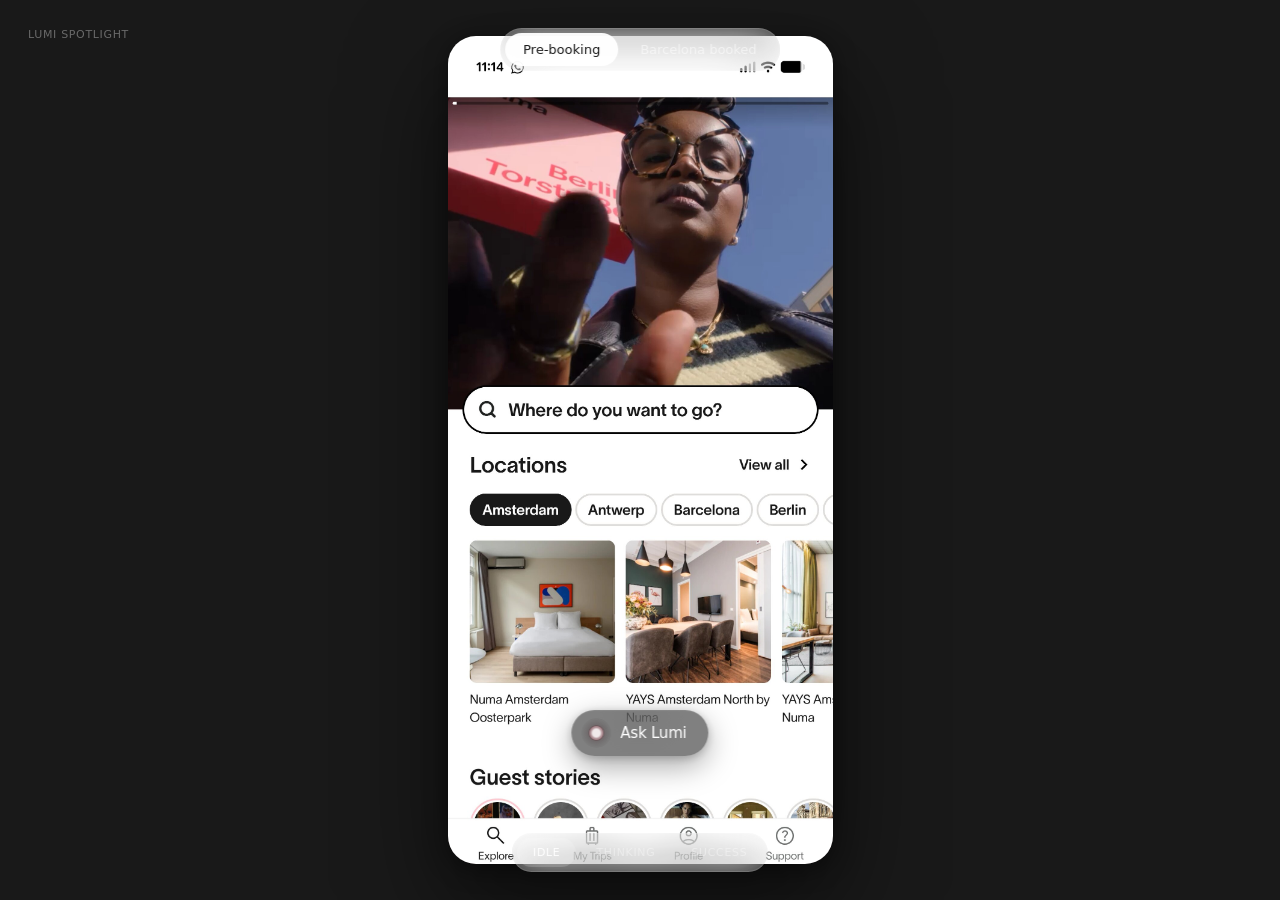
<file: index.html>
<!doctype html>
<html lang="en">
<head>
<meta charset="UTF-8" />
<meta name="viewport" content="width=device-width, initial-scale=1.0" />
<title>Lumi Spotlight</title>
<link href="https://fonts.googleapis.com/css2?family=Material+Symbols+Outlined:opsz,wght,FILL,GRAD@20..48,100..700,0..1,-50..200" rel="stylesheet">
<style>
  /* ==========================================================================
     SHARED / OUTER SHELL ONLY
     ==========================================================================
     Everything in this block is page chrome, not experience content: the
     base reset, the corner tag, and the top pill switcher that decides
     which of the two scenario implementations below is visible. Nothing
     here is scenario-specific styling — each scenario's own CSS lives in
     its own clearly bounded block further down (PRE BOOKING / BARCELONA
     BOOKED), fully duplicated rather than shared, so editing one
     scenario's visual language can never reach the other's.
     ========================================================================== */
  * { box-sizing: border-box; }

  html, body {
    margin: 0;
    padding: 0;
    height: 100%;
    background: #191919;
    font-family: "lausanne", "Inter", ui-sans-serif, system-ui, -apple-system, sans-serif;
    overflow: hidden;
  }

  .stage {
    position: relative;
    width: 100vw;
    height: 100vh;
    display: flex;
    align-items: center;
    justify-content: center;
  }

  .corner-tag {
    position: fixed;
    top: 28px;
    left: 28px;
    font-size: 11px;
    font-weight: 400;
    letter-spacing: 0.06em;
    text-transform: uppercase;
    color: rgba(255,255,255,0.35);
    z-index: 100;
  }

  .exploration-switcher {
    position: fixed;
    top: 28px;
    left: 50%;
    transform: translateX(-50%);
    display: flex;
    gap: 4px;
    background: rgba(255,255,255,0.08);
    border: 1px solid rgba(255,255,255,0.12);
    backdrop-filter: blur(20px);
    -webkit-backdrop-filter: blur(20px);
    border-radius: 100px;
    padding: 4px;
    z-index: 100;
  }

  .exploration-switcher button {
    appearance: none;
    border: none;
    background: transparent;
    color: rgba(255,255,255,0.55);
    font-family: inherit;
    font-size: 13px;
    font-weight: 400;
    padding: 9px 18px;
    border-radius: 100px;
    cursor: pointer;
    transition: color 0.25s ease, background 0.25s ease;
    white-space: nowrap;
  }

  .exploration-switcher button:hover { color: rgba(255,255,255,0.85); }

  .exploration-switcher button.active {
    background: rgba(255,255,255,0.95);
    color: #191919;
  }

  /* Exactly one scenario wrapper is shown at a time — toggled by the
     switcher above. Each wrapper below owns a full, independent copy of
     the state-switcher dev control too, so that control's own state is
     never shared between scenarios either. */
  .scenario-wrap { display: none; }
  .scenario-wrap.active { display: block; }

  /* ==========================================================================
     PRE BOOKING — FROZEN REFERENCE. DO NOT MODIFY.
     ==========================================================================
     This block (CSS) and its matching #framePre markup + JS IIFE further
     down are the finished, protected Pre Booking experience. Every rule
     below is scoped under #framePre so it can never affect the Barcelona
     Booked block, even though both blocks currently use many of the same
     class names — they are two textually separate rule sets, not one
     shared set of classes, so editing one can never leak into the other.
     ========================================================================== */
  #framePre {
    --numa-pink: #ffc9d2;
    --numa-black: #191919;
    --white: #ffffff;
    --font-family: "lausanne", "Inter", ui-sans-serif, system-ui, -apple-system, sans-serif;

    /* Lumi Air dark environment — an intentional spatial ground, not
       generic dark-mode grey. Elevation is built from lightness steps off
       Numa Black itself, the same principle as the DS's dark-mode tokens. */
    --air-bg: #191919;
    --air-surface-1: #212121;   /* one step up — chat bubbles, input */
    --air-surface-2: #272727;   /* two steps up — quick action chips */
    --air-line: rgba(255,255,255,0.08);
    --air-line-strong: rgba(255,255,255,0.14);
    --air-text: rgba(255,255,255,0.94);
    --air-text-60: rgba(255,255,255,0.6);
    --air-text-40: rgba(255,255,255,0.4);

    position: relative;
    width: 385px;
    height: 860px;
    max-height: 92vh;
    aspect-ratio: 1280 / 2856;
    border-radius: 28px;
    overflow: hidden;
    box-shadow:
      0 40px 100px rgba(0,0,0,0.55),
      0 4px 24px rgba(0,0,0,0.4);
    background: var(--air-bg);
    font-family: var(--font-family);
  }

  /* ===================== PRESENCE CANVAS ===================== */
  /* The object lives on its own full-frame WebGL canvas throughout — it
     never disappears between "environment" and "assistant" states, it only
     changes size/position/energy. This is what makes the opening sequence
     read as the same living thing relocating, not a swap between a hero
     graphic and an unrelated chat icon. It sits BELOW the home photo at
     entry (z-index 1, home screen at z-index 10) and is only uncovered once
     the photo dissolves away — same layering idea as the Glass Cube. */

  #framePre canvas#glPre {
    position: absolute;
    inset: 0;
    width: 100%;
    height: 100%;
    display: block;
    z-index: 1;
  }

  /* ===================== HOME SCREEN (entry point) ===================== */
  /* Same entry point as every other Lumi exploration: a real property photo
     fills the frame, with a floating "Ask Lumi" pill near the bottom. The
     only Air-specific difference is the pill's icon — a tiny live render of
     the same presence object, not the glass cube — and a dark glass
     treatment on the pill so it sits naturally on a photo. */

  #framePre .home-screen {
    position: absolute;
    inset: 0;
    z-index: 10;
    background: var(--numa-black);
    transition: filter 0.5s cubic-bezier(0.45, 0, 0.2, 1), opacity 0.4s ease;
    filter: blur(0px) brightness(1);
  }

  #framePre .home-screen img {
    position: absolute;
    inset: 0;
    width: 100%;
    height: 100%;
    object-fit: cover;
    object-position: top center;
    display: block;
  }

  #framePre .ask-lumi-btn {
    position: absolute;
    left: 50%;
    bottom: 13%;
    transform: translateX(-50%);
    display: flex;
    align-items: center;
    gap: 9px;
    padding: 8px 22px 8px 10px;
    height: 46px;
    border-radius: 100px;
    border: none;
    background: rgba(25,25,25,0.55);
    backdrop-filter: blur(20px);
    -webkit-backdrop-filter: blur(20px);
    box-shadow:
      0 1px 1px rgba(255,255,255,0.08) inset,
      0 10px 30px rgba(0,0,0,0.35),
      0 2px 8px rgba(0,0,0,0.2);
    cursor: pointer;
    font-family: var(--font-family);
  }

  #framePre .ask-lumi-icon {
    width: 30px;
    height: 30px;
    border-radius: 50%;
    flex-shrink: 0;
    display: block;
  }

  #framePre .ask-lumi-btn span {
    font-size: 15px;
    font-weight: 500;
    color: var(--white);
    letter-spacing: -0.2px;
    white-space: nowrap;
  }

  #framePre .home-scrim {
    position: absolute;
    inset: 0;
    z-index: 11;
    background: var(--numa-black);
    opacity: 0;
    pointer-events: none;
    transition: opacity 0.6s ease;
  }

  /* phase 1 (0–300ms): scrim gradually appears, blur begins subtly */
  #framePre[data-transition="darken"] .home-screen {
    filter: blur(4px) brightness(0.98);
    transition: filter 0.3s ease-in;
  }
  #framePre[data-transition="darken"] .home-scrim {
    opacity: 0.35;
    transition: opacity 0.3s ease-in;
  }

  /* phase 2 (300–800ms): blur progressively deepens to maximum */
  #framePre[data-transition="blur-peak"] .home-screen {
    filter: blur(40px) brightness(0.9);
    transition: filter 0.5s cubic-bezier(0.45, 0, 0.55, 1);
  }
  #framePre[data-transition="blur-peak"] .home-scrim {
    opacity: 0.55;
    transition: opacity 0.5s ease;
  }

  /* phase 3 (800–1000ms): brief hold at maximum blur */
  #framePre[data-transition="hold"] .home-screen {
    filter: blur(40px) brightness(0.9);
    transition: none;
  }
  #framePre[data-transition="hold"] .home-scrim {
    opacity: 0.55;
    transition: none;
  }

  /* phase 4 (1000–1400ms): the dark presence environment + chat gradually
     resolve in as the blurred, darkened home photo dissolves away */
  #framePre[data-stage="chat"] .home-screen {
    opacity: 0;
    pointer-events: none;
    transition: opacity 0.4s ease-out, filter 0.4s ease-out;
  }
  #framePre[data-stage="chat"] .home-scrim {
    opacity: 0;
    transition: opacity 0.4s ease-out;
  }
  #framePre[data-stage="chat"][data-transition="hold"] .home-screen {
    opacity: 1;
    filter: blur(40px) brightness(0.9);
    transition: none;
  }
  #framePre[data-stage="chat"][data-transition="hold"] .home-scrim {
    opacity: 0.55;
    transition: none;
  }

  /* ===================== TOP BAR ===================== */

  #framePre .air-topbar {
    position: absolute;
    top: 0;
    left: 0;
    right: 0;
    z-index: 5;
    display: flex;
    align-items: center;
    justify-content: flex-end;
    padding: 30px 20px 0 54px; /* left padding clears the docked light badge */
    opacity: 0;
    transform: translateY(-6px);
    transition: opacity 0.5s ease, transform 0.5s cubic-bezier(0.22,1,0.36,1);
    pointer-events: none;
  }

  #framePre[data-stage="chat"] .air-topbar {
    opacity: 1;
    transform: translateY(0);
    pointer-events: auto;
  }

  #framePre .air-close {
    width: 30px;
    height: 30px;
    border-radius: 50%;
    border: none;
    background: rgba(255,255,255,0.06);
    display: flex;
    align-items: center;
    justify-content: center;
    cursor: pointer;
    color: var(--air-text-60);
  }

  #framePre .air-close .material-symbols-outlined { font-size: 17px; }

  /* ===================== CHAT LAYER ===================== */

  #framePre .chat-layer {
    position: absolute;
    inset: 0;
    z-index: 3;
    display: flex;
    flex-direction: column;
    padding-top: 78px; /* clears the topbar + relocated object */
    opacity: 0;
    pointer-events: none;
    transition: opacity 0.5s ease 0.15s;
  }

  #framePre[data-stage="chat"] .chat-layer {
    opacity: 1;
    pointer-events: auto;
  }

  /* ---- welcome (greeting + quick actions) ---- */

  #framePre .welcome-screen {
    flex: 1;
    display: flex;
    flex-direction: column;
    justify-content: flex-end;
    gap: 22px;
    padding: 20px 22px 14px;
  }

  #framePre .welcome-greeting {
    display: flex;
    flex-direction: column;
    font-size: 24px;
    font-weight: 600;
    line-height: 1.25;
    letter-spacing: -0.3px;
    color: var(--air-text);
  }

  #framePre .welcome-greeting-line {
    display: block;
  }

  /* only one greeting shows at a time, matched to the active scenario pill */
  #framePre #barcelonaGreetingPre { display: none; }
  #framePre[data-mode="barcelona"] #prebookingGreetingPre { display: none; }
  #framePre[data-mode="barcelona"] #barcelonaGreetingPre { display: flex; }

  /* only one quick-action set shows at a time, matched to the active
     scenario pill — Barcelona booked's is untouched (2-column grid) */
  #framePre #barcelonaActionsPre { display: none; }
  #framePre[data-mode="barcelona"] #prebookingActionsPre { display: none; }
  #framePre[data-mode="barcelona"] #barcelonaActionsPre { display: grid; }

  #framePre .welcome-actions {
    display: grid;
    grid-template-columns: 1fr 1fr;
    gap: 8px;
  }

  /* Pre-booking's quick actions stack one per line instead of the 2-column
     grid — same button styling/spacing/icons/interaction, just a single
     column layout for these three longer, sentence-style prompts. Comes
     after the base .welcome-actions rule so it wins on specificity tie. */
  #framePre .welcome-actions--stacked {
    grid-template-columns: 1fr;
  }

  #framePre .welcome-action {
    appearance: none;
    border: 1px solid var(--air-line);
    background: var(--air-surface-2);
    text-align: left;
    display: flex;
    align-items: center;
    gap: 8px;
    padding: 13px 15px;
    border-radius: 16px;
    font-family: var(--font-family);
    font-size: 13.5px;
    font-weight: 500;
    color: var(--air-text);
    letter-spacing: -0.2px;
    cursor: pointer;
    transition: background 0.2s ease, border-color 0.2s ease;
  }

  #framePre .welcome-action:hover {
    background: #2e2e2e;
    border-color: var(--air-line-strong);
  }

  #framePre .welcome-action .material-symbols-outlined {
    font-size: 19px;
    color: var(--air-text-60);
    flex-shrink: 0;
  }

  #framePre .welcome-greeting-line,
  #framePre .welcome-actions {
    opacity: 0;
    transform: translateY(4px);
  }

  #framePre .welcome-greeting-line.visible,
  #framePre .welcome-actions.visible {
    animation: airInPre 0.55s cubic-bezier(0.25,0.1,0.25,1) forwards;
  }

  @keyframes airInPre { to { opacity: 1; transform: translateY(0); } }

  /* view swap — exactly one of these is visible at a time:
       welcome       -> greeting + quick actions (original)
       conversation  -> the existing "Ask anything" AC-repair thread (original)
       stay-convo    -> the "Where should I stay?" thread — the curated
                        Barcelona picks arrive as Lumi messages INSIDE this
                        same scrolling thread, never a separate screen
     Default: everything but the active view's own content is hidden, then
     each view below opts itself back in. */
  #framePre #chatBodyPre, #framePre #stayChatBodyPre, #framePre #welcomeScreenPre { display: none; }
  #framePre .chat-layer[data-view="welcome"] #welcomeScreenPre { display: flex; }
  #framePre .chat-layer[data-view="conversation"] #chatBodyPre { display: flex; }
  #framePre .chat-layer[data-view="stay-convo"] #stayChatBodyPre { display: flex; }

  /* ---- conversation ---- */

  #framePre .chat-body {
    flex: 1;
    display: flex;
    flex-direction: column;
    justify-content: flex-end;
    gap: 10px;
    padding: 20px 20px 14px;
    overflow: hidden;
  }

  #framePre .msg {
    max-width: 82%;
    padding: 13px 17px;
    border-radius: 20px;
    font-size: 15px;
    font-weight: 300;
    line-height: 1.45;
    letter-spacing: -0.2px;
    opacity: 0;
    transform: translateY(10px);
  }

  #framePre .msg.visible { animation: msgInPre 0.5s cubic-bezier(0.22,1,0.36,1) forwards; }

  @keyframes msgInPre { to { opacity: 1; transform: translateY(0); } }

  /* "Where should I stay?" messages only — a softer, slower entrance than
     the shared .msg.visible above (which stays exactly as-is for the
     untouched "Ask anything" thread). Minimal movement (a much smaller
     initial offset than the shared .msg's 10px), mostly a gentle fade,
     and a longer duration so it reads as easing in alongside the scroll
     rather than popping in before the scroll reacts. */
  #framePre #stayChatScrollPre .msg {
    transform: translateY(4px);
  }

  #framePre #stayChatScrollPre .msg.stay-visible {
    animation: stayMsgInPre 0.85s cubic-bezier(0.22, 1, 0.36, 1) forwards;
  }

  @keyframes stayMsgInPre {
    to { opacity: 1; transform: translateY(0); }
  }

  /* The typing/thinking bubble (.typing) is a separate element from .msg
     and has its own reveal rule (.typing.visible below) keyed to the
     'visible' class — but appendStayMsg marks stay-flow messages with
     'stay-visible' instead, so the typing bubble built for this thread
     never picked up its reveal animation and stayed at opacity:0. This
     mirrors .typing.visible exactly (same animation/timing), just keyed
     to the class this thread actually uses. */
  #framePre #stayChatScrollPre .typing.stay-visible { animation: msgInPre 0.3s ease forwards; }

  #framePre .msg.lumi {
    align-self: flex-start;
    background: var(--air-surface-1);
    border: 1px solid var(--air-line);
    color: var(--air-text);
    border-bottom-left-radius: 6px;
  }

  #framePre .msg.guest {
    align-self: flex-end;
    background: var(--white);
    color: var(--numa-black);
    border-bottom-right-radius: 6px;
  }

  #framePre .msg.action {
    align-self: center;
    background: rgba(255,255,255,0.06);
    border: 1px solid var(--air-line);
    color: var(--air-text-60);
    font-size: 12.5px;
    font-weight: 600;
    letter-spacing: -0.1px;
    padding: 8px 16px;
    border-radius: 100px;
    text-align: center;
  }

  #framePre .typing {
    align-self: flex-start;
    display: flex;
    gap: 4px;
    padding: 15px 18px;
    background: var(--air-surface-1);
    border: 1px solid var(--air-line);
    border-radius: 20px;
    border-bottom-left-radius: 6px;
    opacity: 0;
  }

  #framePre .typing.visible { animation: msgInPre 0.3s ease forwards; }

  #framePre .typing span {
    width: 6px;
    height: 6px;
    border-radius: 50%;
    background: var(--air-text-40);
    animation: bouncePre 1.2s ease-in-out infinite;
  }
  #framePre .typing span:nth-child(2) { animation-delay: 0.15s; }
  #framePre .typing span:nth-child(3) { animation-delay: 0.3s; }

  @keyframes bouncePre {
    0%, 60%, 100% { transform: translateY(0); opacity: 0.5; }
    30% { transform: translateY(-4px); opacity: 1; }
  }

  /* ---- "Where should I stay?" thread — a real, growing chat thread ---- */
  /* The base .chat-body is overflow:hidden, sized via flex:1 directly on
     the flex-column .chat-layer — right for the original "Ask anything"
     thread (#chatBodyPre), a small fixed set of messages that always fits.
     #stayChatBodyPre needs to actually SCROLL once its content (messages
     inserted only as they're revealed — never pre-rendered ahead of time)
     exceeds the viewport, but overflow-y:auto on the SAME element that is
     itself sized by flex:1/flex-basis:0% is a real, documented Chromium/
     WebKit limitation: scrollHeight gets clamped to the flex-computed
     size and the overflow becomes unreachable via scrollTop or user
     scroll input, no matter how justify-content is set. The fix real chat
     UIs use: keep #stayChatBodyPre as a plain flex-sized, non-scrolling
     box, and do the actual scrolling one level down, on an ordinary
     block-level child that flexbox sizing never touches. */
  #framePre #stayChatBodyPre {
    /* overflow must stay non-"visible" here (hidden, not auto — the
       actual scrolling happens one level in, on .stay-chat-scroll) so the
       browser's automatic flex-item minimum size resolves to 0 instead of
       to its content's height — overflow:visible on a flex:1 item is
       exactly what let #stayChatBodyPre itself grow to fit all its content
       instead of staying clamped to the space .chat-layer gives it. */
    overflow: hidden;
    padding: 0;
  }

  #framePre .stay-chat-scroll {
    flex: 1;
    min-height: 0;
    display: flex;
    flex-direction: column;
    overflow-y: auto;
    -webkit-overflow-scrolling: touch;
    scrollbar-width: none; /* Firefox: native scrolling, no visible bar */
    gap: 10px;
    /* Top padding clears the fade's own 130px fully-opaque point (see
       mask-image below) with a small amount of breathing room to spare,
       then the "Today" marker itself (.stay-chat-date, first child after
       the spacer) fills most of the remaining gap above the first
       message. This is spacing only — it does not touch the fade
       itself, which starts/ends at the same pixel offsets as before. */
    padding: 105px 20px 14px;
    /* Soft fade instead of the hard clip #stayChatBodyPre's overflow:hidden
       would otherwise draw: messages stay fully opaque until ~130px below
       the scroll area's own top edge (NOT the topbar itself — the topbar
       already has its own reserved space via .chat-layer's padding-top,
       so this is measured from where the scrollable list actually
       starts), then ease down to fully transparent by ~40px — leaving a
       genuine empty gap between "fully invisible" and the scroll area's
       own top edge (where the Lumi/header area begins), instead of a
       bubble still being partially visible right up against it. The
       gradient's own shape/width is unchanged from before — both stops
       were moved down together, not just the opaque one.
       mask-image composites correctly with overflow-y:auto scrolling —
       it re-evaluates against the viewport, not the scrolled content, so
       every message fades identically as it passes through, with no
       jump or seam. */
    -webkit-mask-image: linear-gradient(to bottom, transparent 40px, black 130px, black 100%);
    mask-image: linear-gradient(to bottom, transparent 40px, black 130px, black 100%);
  }

  #framePre .stay-chat-scroll::-webkit-scrollbar {
    display: none; /* WebKit/Blink: native scrolling, no visible bar */
  }

  /* A per-bubble blur that only dissolves the exact sliver of each
     message currently inside the transition zone — never a fixed strip
     over the whole scroll area — isn't achievable with backdrop-filter:
     it composites against everything visually behind that band (here,
     that includes the Spotlight's light/beam, which must stay perfectly
     sharp), not just the bubble passing through it. A real edge-blur
     would need per-message scroll-position tracking in JS to size a
     mask to each bubble individually — real complexity for a purely
     decorative refinement. Per instruction, skipping the blur and
     keeping only the opacity fade above, which already reads as a clean
     dissolve on its own. */

  /* Shrinks to nothing once real content fills/exceeds the viewport, so
     scrolling then behaves exactly like an ordinary top-down chat list;
     while content is short it pushes messages down against the input. */
  #framePre .stay-chat-spacer {
    flex: 1 1 auto;
    min-height: 0;
  }

  /* A small, understated date pin marking the start of the conversation —
     same idea as a native messaging app's "Today" divider. Deliberately
     quieter than any real message: no pill, no background, just small
     muted label text, centered, sitting in the same top gap the fade
     already clears. Not part of the scenario's scripted timeline — it's
     always the first thing in the thread, present from scrollTop 0. */
  #framePre .stay-chat-date {
    flex: none;
    text-align: center;
    font-size: 11px;
    font-weight: 400;
    letter-spacing: 0.04em;
    color: var(--air-text-60);
    opacity: 0.7;
  }

  /* ---- "Where should I stay?" curated recommendations ---- */
  /* Each recommendation is its own Lumi message — same bubble language as
     the rest of the thread, just wider to hold a short "why this fits"
     line and a small gallery, so it reads as Lumi continuing to talk and
     curating, never as a separate search-results screen. */

  #framePre .msg.stay-rec-msg {
    max-width: 92%;
    padding: 15px 16px;
    display: flex;
    flex-direction: column;
    gap: 10px;
  }

  #framePre .stay-rec-name {
    font-size: 15px;
    font-weight: 600;
    letter-spacing: -0.2px;
    color: var(--air-text);
    display: flex;
    align-items: baseline;
    gap: 8px;
  }

  #framePre .stay-rec-hood {
    font-size: 12px;
    font-weight: 400;
    letter-spacing: -0.1px;
    color: var(--air-text-60);
    white-space: nowrap;
  }

  #framePre .stay-rec-why {
    margin: 0;
    font-size: 14px;
    font-weight: 300;
    line-height: 1.5;
    letter-spacing: -0.2px;
    color: var(--air-text);
  }

  /* One real property photo per recommendation, cropped to a fixed 16:9
     frame — replaces the earlier 3-image placeholder gallery grid. */
  #framePre .stay-rec-gallery {
    aspect-ratio: 16 / 9;
    border-radius: 12px;
    overflow: hidden;
  }

  #framePre .stay-rec-gallery img {
    width: 100%;
    height: 100%;
    object-fit: cover;
    display: block;
  }

  #framePre .stay-rec-explore {
    appearance: none;
    border: none;
    background: none;
    padding: 0;
    align-self: flex-start;
    display: flex;
    align-items: center;
    gap: 6px;
    font-family: var(--font-family);
    font-size: 13px;
    font-weight: 500;
    letter-spacing: -0.1px;
    color: var(--numa-pink);
    cursor: pointer;
  }

  #framePre .stay-rec-explore .material-symbols-outlined {
    font-size: 16px;
  }

  /* ---- input row ---- */

  #framePre .chat-input-row {
    flex-shrink: 0;
    padding: 12px 16px calc(18px + env(safe-area-inset-bottom, 0px));
  }

  #framePre .chat-input {
    display: flex;
    align-items: center;
    gap: 10px;
    cursor: pointer;
    background: var(--air-surface-1);
    border: 1px solid var(--air-line);
    border-radius: 100px;
    padding: 8px 8px 8px 18px;
    transition: background 0.2s ease, border-color 0.2s ease;
  }

  #framePre .chat-input.active-input {
    background: #262626;
    border-color: var(--air-line-strong);
  }

  #framePre .chat-input input {
    flex: 1;
    border: none;
    background: transparent;
    outline: none;
    font-family: var(--font-family);
    font-size: 14.5px;
    font-weight: 300;
    letter-spacing: -0.2px;
    color: var(--air-text);
    pointer-events: none;
  }

  #framePre .chat-input input::placeholder { color: var(--air-text-40); }

  #framePre .send-btn {
    width: 36px;
    height: 36px;
    border-radius: 50%;
    background: var(--white);
    border: none;
    display: flex;
    align-items: center;
    justify-content: center;
    cursor: pointer;
    flex-shrink: 0;
  }

  #framePre .send-btn svg { width: 15px; height: 15px; }

  /* ===================== BOTTOM DEV CONTROL (Pre Booking's own) ===================== */

  #stateSwitcherPre {
    position: fixed;
    bottom: 28px;
    left: 50%;
    transform: translateX(-50%);
    display: flex;
    gap: 4px;
    background: rgba(255,255,255,0.08);
    border: 1px solid rgba(255,255,255,0.12);
    backdrop-filter: blur(20px);
    -webkit-backdrop-filter: blur(20px);
    border-radius: 100px;
    padding: 4px;
    z-index: 100;
  }

  #stateSwitcherPre button {
    appearance: none;
    border: none;
    background: transparent;
    color: rgba(255,255,255,0.4);
    font-family: inherit;
    font-size: 11px;
    font-weight: 400;
    letter-spacing: 0.06em;
    text-transform: uppercase;
    padding: 8px 16px;
    border-radius: 100px;
    cursor: pointer;
    transition: color 0.25s ease, background 0.25s ease;
  }

  #stateSwitcherPre button:hover { color: rgba(255,255,255,0.7); }

  #stateSwitcherPre button.active {
    background: rgba(255,255,255,0.16);
    color: rgba(255,255,255,0.95);
  }

  /* ==========================================================================
     BARCELONA BOOKED — INDEPENDENT WORKING COPY. Safe to change freely.
     ==========================================================================
     This block started as an exact duplicate of the PRE BOOKING block above
     on 2026-09-18. Every selector here is scoped under #frameBcn (its own
     ids, all suffixed "Bcn") and its own @keyframes names (suffixed "Bcn"),
     so nothing here can ever match or override anything in the PRE BOOKING
     block, and nothing there can ever match or override anything here —
     even though both currently look identical. Change colors, spacing,
     layout, animations, anything, freely from here down.
     ========================================================================== */
  #frameBcn {
    --numa-pink-bcn: #ffc9d2;
    --numa-black-bcn: #191919;
    --white-bcn: #ffffff;

    --air-bg-bcn: #191919;
    --air-surface-1-bcn: #212121;
    --air-surface-2-bcn: #272727;
    --air-line-bcn: rgba(255,255,255,0.08);
    --air-line-strong-bcn: rgba(255,255,255,0.14);
    --air-text-bcn: rgba(255,255,255,0.94);
    --air-text-60-bcn: rgba(255,255,255,0.6);
    --air-text-40-bcn: rgba(255,255,255,0.4);

    position: relative;
    width: 385px;
    height: 860px;
    max-height: 92vh;
    aspect-ratio: 1280 / 2856;
    border-radius: 28px;
    overflow: hidden;
    box-shadow:
      0 40px 100px rgba(0,0,0,0.55),
      0 4px 24px rgba(0,0,0,0.4);
    background: var(--air-bg-bcn);
    font-family: "lausanne", "Inter", ui-sans-serif, system-ui, -apple-system, sans-serif;
  }

  #frameBcn canvas#glBcn {
    position: absolute;
    inset: 0;
    width: 100%;
    height: 100%;
    display: block;
    z-index: 1;
  }

  #frameBcn .home-screen {
    position: absolute;
    inset: 0;
    z-index: 10;
    background: var(--numa-black-bcn);
    transition: filter 0.5s cubic-bezier(0.45, 0, 0.2, 1), opacity 0.4s ease;
    filter: blur(0px) brightness(1);
  }

  #frameBcn .home-screen img {
    position: absolute;
    inset: 0;
    width: 100%;
    height: 100%;
    object-fit: cover;
    object-position: top center;
    display: block;
  }

  #frameBcn .ask-lumi-btn {
    position: absolute;
    left: 50%;
    bottom: 13%;
    transform: translateX(-50%);
    display: flex;
    align-items: center;
    gap: 9px;
    padding: 8px 22px 8px 10px;
    height: 46px;
    border-radius: 100px;
    border: none;
    background: rgba(25,25,25,0.55);
    backdrop-filter: blur(20px);
    -webkit-backdrop-filter: blur(20px);
    box-shadow:
      0 1px 1px rgba(255,255,255,0.08) inset,
      0 10px 30px rgba(0,0,0,0.35),
      0 2px 8px rgba(0,0,0,0.2);
    cursor: pointer;
    font-family: inherit;
  }

  #frameBcn .ask-lumi-icon {
    width: 30px;
    height: 30px;
    border-radius: 50%;
    flex-shrink: 0;
    display: block;
  }

  #frameBcn .ask-lumi-btn span {
    font-size: 15px;
    font-weight: 500;
    color: var(--white-bcn);
    letter-spacing: -0.2px;
    white-space: nowrap;
  }

  #frameBcn .home-scrim {
    position: absolute;
    inset: 0;
    z-index: 11;
    background: var(--numa-black-bcn);
    opacity: 0;
    pointer-events: none;
    transition: opacity 0.6s ease;
  }

  #frameBcn[data-transition="darken"] .home-screen {
    filter: blur(4px) brightness(0.98);
    transition: filter 0.3s ease-in;
  }
  #frameBcn[data-transition="darken"] .home-scrim {
    opacity: 0.35;
    transition: opacity 0.3s ease-in;
  }

  #frameBcn[data-transition="blur-peak"] .home-screen {
    filter: blur(40px) brightness(0.9);
    transition: filter 0.5s cubic-bezier(0.45, 0, 0.55, 1);
  }
  #frameBcn[data-transition="blur-peak"] .home-scrim {
    opacity: 0.55;
    transition: opacity 0.5s ease;
  }

  #frameBcn[data-transition="hold"] .home-screen {
    filter: blur(40px) brightness(0.9);
    transition: none;
  }
  #frameBcn[data-transition="hold"] .home-scrim {
    opacity: 0.55;
    transition: none;
  }

  #frameBcn[data-stage="chat"] .home-screen {
    opacity: 0;
    pointer-events: none;
    transition: opacity 0.4s ease-out, filter 0.4s ease-out;
  }
  #frameBcn[data-stage="chat"] .home-scrim {
    opacity: 0;
    transition: opacity 0.4s ease-out;
  }
  #frameBcn[data-stage="chat"][data-transition="hold"] .home-screen {
    opacity: 1;
    filter: blur(40px) brightness(0.9);
    transition: none;
  }
  #frameBcn[data-stage="chat"][data-transition="hold"] .home-scrim {
    opacity: 0.55;
    transition: none;
  }

  #frameBcn .air-topbar {
    position: absolute;
    top: 0;
    left: 0;
    right: 0;
    z-index: 5;
    display: flex;
    align-items: center;
    justify-content: flex-end;
    padding: 30px 20px 0 54px;
    opacity: 0;
    transform: translateY(-6px);
    transition: opacity 0.5s ease, transform 0.5s cubic-bezier(0.22,1,0.36,1);
    pointer-events: none;
  }

  #frameBcn[data-stage="chat"] .air-topbar {
    opacity: 1;
    transform: translateY(0);
    pointer-events: auto;
  }

  #frameBcn .air-close {
    width: 30px;
    height: 30px;
    border-radius: 50%;
    border: none;
    background: rgba(255,255,255,0.06);
    display: flex;
    align-items: center;
    justify-content: center;
    cursor: pointer;
    color: var(--air-text-60-bcn);
  }

  #frameBcn .air-close .material-symbols-outlined { font-size: 17px; }

  #frameBcn .chat-layer {
    position: absolute;
    inset: 0;
    z-index: 3;
    display: flex;
    flex-direction: column;
    padding-top: 78px;
    opacity: 0;
    pointer-events: none;
    transition: opacity 0.5s ease 0.15s;
  }

  #frameBcn[data-stage="chat"] .chat-layer {
    opacity: 1;
    pointer-events: auto;
  }

  #frameBcn .welcome-screen {
    flex: 1;
    display: flex;
    flex-direction: column;
    justify-content: flex-end;
    gap: 22px;
    padding: 20px 22px 14px;
  }

  #frameBcn .welcome-greeting {
    display: flex;
    flex-direction: column;
    font-size: 24px;
    font-weight: 600;
    line-height: 1.25;
    letter-spacing: -0.3px;
    color: var(--air-text-bcn);
  }

  #frameBcn .welcome-greeting-line {
    display: block;
  }

  #frameBcn #barcelonaGreetingBcn { display: none; }
  #frameBcn[data-mode="barcelona"] #prebookingGreetingBcn { display: none; }
  #frameBcn[data-mode="barcelona"] #barcelonaGreetingBcn { display: flex; }

  #frameBcn #barcelonaActionsBcn { display: none; }
  #frameBcn[data-mode="barcelona"] #prebookingActionsBcn { display: none; }
  #frameBcn[data-mode="barcelona"] #barcelonaActionsBcn { display: grid; }

  #frameBcn .welcome-actions {
    display: grid;
    grid-template-columns: 1fr 1fr;
    gap: 8px;
  }

  #frameBcn .welcome-actions--stacked {
    grid-template-columns: 1fr;
  }

  #frameBcn .welcome-action {
    appearance: none;
    border: 1px solid var(--air-line-bcn);
    background: var(--air-surface-2-bcn);
    text-align: left;
    display: flex;
    align-items: center;
    gap: 8px;
    padding: 13px 15px;
    border-radius: 16px;
    font-family: inherit;
    font-size: 13.5px;
    font-weight: 500;
    color: var(--air-text-bcn);
    letter-spacing: -0.2px;
    cursor: pointer;
    transition: background 0.2s ease, border-color 0.2s ease;
  }

  #frameBcn .welcome-action:hover {
    background: #2e2e2e;
    border-color: var(--air-line-strong-bcn);
  }

  #frameBcn .welcome-action .material-symbols-outlined {
    font-size: 19px;
    color: var(--air-text-60-bcn);
    flex-shrink: 0;
  }

  #frameBcn .welcome-greeting-line,
  #frameBcn .welcome-actions {
    opacity: 0;
    transform: translateY(4px);
  }

  #frameBcn .welcome-greeting-line.visible,
  #frameBcn .welcome-actions.visible {
    animation: airInBcn 0.55s cubic-bezier(0.25,0.1,0.25,1) forwards;
  }

  @keyframes airInBcn { to { opacity: 1; transform: translateY(0); } }

  #frameBcn #chatBodyBcn, #frameBcn #stayChatBodyBcn, #frameBcn #welcomeScreenBcn { display: none; }
  #frameBcn .chat-layer[data-view="welcome"] #welcomeScreenBcn { display: flex; }
  #frameBcn .chat-layer[data-view="conversation"] #chatBodyBcn { display: flex; }
  #frameBcn .chat-layer[data-view="stay-convo"] #stayChatBodyBcn { display: flex; }

  #frameBcn .chat-body {
    flex: 1;
    display: flex;
    flex-direction: column;
    justify-content: flex-end;
    gap: 10px;
    padding: 20px 20px 14px;
    overflow: hidden;
  }

  #frameBcn .msg {
    max-width: 82%;
    padding: 13px 17px;
    border-radius: 20px;
    font-size: 15px;
    font-weight: 300;
    line-height: 1.45;
    letter-spacing: -0.2px;
    opacity: 0;
    transform: translateY(10px);
  }

  #frameBcn .msg.visible { animation: msgInBcn 0.5s cubic-bezier(0.22,1,0.36,1) forwards; }

  @keyframes msgInBcn { to { opacity: 1; transform: translateY(0); } }

  #frameBcn #stayChatScrollBcn .msg,
  #frameBcn #doorsChatScrollBcn .msg {
    transform: translateY(4px);
  }

  #frameBcn #stayChatScrollBcn .msg.stay-visible,
  #frameBcn #doorsChatScrollBcn .msg.stay-visible {
    animation: stayMsgInBcn 0.85s cubic-bezier(0.22, 1, 0.36, 1) forwards;
  }

  @keyframes stayMsgInBcn {
    to { opacity: 1; transform: translateY(0); }
  }

  #frameBcn #stayChatScrollBcn .typing.stay-visible,
  #frameBcn #doorsChatScrollBcn .typing.stay-visible { animation: msgInBcn 0.3s ease forwards; }

  #frameBcn .msg.lumi {
    align-self: flex-start;
    background: var(--air-surface-1-bcn);
    border: 1px solid var(--air-line-bcn);
    color: var(--air-text-bcn);
    border-bottom-left-radius: 6px;
  }

  #frameBcn .msg.guest {
    align-self: flex-end;
    background: var(--white-bcn);
    color: var(--numa-black-bcn);
    border-bottom-right-radius: 6px;
  }

  #frameBcn .msg.action {
    align-self: center;
    background: rgba(255,255,255,0.06);
    border: 1px solid var(--air-line-bcn);
    color: var(--air-text-60-bcn);
    font-size: 12.5px;
    font-weight: 600;
    letter-spacing: -0.1px;
    padding: 8px 16px;
    border-radius: 100px;
    text-align: center;
  }

  #frameBcn .typing {
    align-self: flex-start;
    display: flex;
    gap: 4px;
    padding: 15px 18px;
    background: var(--air-surface-1-bcn);
    border: 1px solid var(--air-line-bcn);
    border-radius: 20px;
    border-bottom-left-radius: 6px;
    opacity: 0;
  }

  #frameBcn .typing.visible { animation: msgInBcn 0.3s ease forwards; }

  #frameBcn .typing span {
    width: 6px;
    height: 6px;
    border-radius: 50%;
    background: var(--air-text-40-bcn);
    animation: bounceBcn 1.2s ease-in-out infinite;
  }
  #frameBcn .typing span:nth-child(2) { animation-delay: 0.15s; }
  #frameBcn .typing span:nth-child(3) { animation-delay: 0.3s; }

  @keyframes bounceBcn {
    0%, 60%, 100% { transform: translateY(0); opacity: 0.5; }
    30% { transform: translateY(-4px); opacity: 1; }
  }

  #frameBcn #stayChatBodyBcn,
  #frameBcn #doorsChatBodyBcn {
    overflow: hidden;
    padding: 0;
  }

  #frameBcn .stay-chat-scroll {
    flex: 1;
    min-height: 0;
    display: flex;
    flex-direction: column;
    overflow-y: auto;
    -webkit-overflow-scrolling: touch;
    scrollbar-width: none;
    gap: 10px;
    padding: 105px 20px 14px;
    -webkit-mask-image: linear-gradient(to bottom, transparent 40px, black 130px, black 100%);
    mask-image: linear-gradient(to bottom, transparent 40px, black 130px, black 100%);
  }

  #frameBcn .stay-chat-scroll::-webkit-scrollbar {
    display: none;
  }

  #frameBcn .stay-chat-spacer {
    flex: 1 1 auto;
    min-height: 0;
  }

  #frameBcn .stay-chat-date {
    flex: none;
    text-align: center;
    font-size: 11px;
    font-weight: 400;
    letter-spacing: 0.04em;
    color: var(--air-text-60-bcn);
    opacity: 0.7;
  }

  #frameBcn .msg.stay-rec-msg {
    max-width: 92%;
    padding: 15px 16px;
    display: flex;
    flex-direction: column;
    gap: 10px;
  }

  #frameBcn .stay-rec-name {
    font-size: 15px;
    font-weight: 600;
    letter-spacing: -0.2px;
    color: var(--air-text-bcn);
    display: flex;
    align-items: baseline;
    gap: 8px;
  }

  #frameBcn .stay-rec-hood {
    font-size: 12px;
    font-weight: 400;
    letter-spacing: -0.1px;
    color: var(--air-text-60-bcn);
    white-space: nowrap;
  }

  #frameBcn .stay-rec-why {
    margin: 0;
    font-size: 14px;
    font-weight: 300;
    line-height: 1.5;
    letter-spacing: -0.2px;
    color: var(--air-text-bcn);
  }

  #frameBcn .stay-rec-gallery {
    aspect-ratio: 16 / 9;
    border-radius: 12px;
    overflow: hidden;
  }

  #frameBcn .stay-rec-gallery img {
    width: 100%;
    height: 100%;
    object-fit: cover;
    display: block;
  }

  #frameBcn .stay-rec-explore {
    appearance: none;
    border: none;
    background: none;
    padding: 0;
    align-self: flex-start;
    display: flex;
    align-items: center;
    gap: 6px;
    font-family: inherit;
    font-size: 13px;
    font-weight: 500;
    letter-spacing: -0.1px;
    color: var(--numa-pink-bcn);
    cursor: pointer;
  }

  #frameBcn .stay-rec-explore .material-symbols-outlined {
    font-size: 16px;
  }

  /* ---- "Doors" quick action — a short scripted thread of its own,
     entirely separate from "Where should I stay?" (its own container,
     own ids, own timers) so neither can affect the other. ---- */

  /* The welcome screen (greeting + quick actions) fades/slides upward
     and away BEFORE the chat thread view swaps in — a real transition,
     not the instant display:none/flex swap the view-swap rule below
     still uses for the swap itself once this finishes. */
  @keyframes welcomeExitBcn {
    to { opacity: 0; transform: translateY(-14px); }
  }
  #frameBcn .welcome-screen.exiting {
    animation: welcomeExitBcn 0.4s cubic-bezier(0.4, 0, 1, 1) forwards;
    pointer-events: none;
  }

  #frameBcn #doorsChatBodyBcn { display: none; }
  #frameBcn .chat-layer[data-view="doors-convo"] #doorsChatBodyBcn { display: flex; }
  /* the exit-fade above only applies while the welcome view is still the
     active one, so a fresh Doors run right after a reset never starts
     mid-fade */
  #frameBcn .chat-layer[data-view="doors-convo"] #welcomeScreenBcn { display: none; }

  .door-row {
    display: flex;
    gap: 8px;
  }

  .door-btn {
    position: relative;
    flex: 1;
    min-width: 0;
    appearance: none;
    border: 1px solid var(--air-line-bcn);
    background: var(--air-surface-2-bcn);
    color: var(--air-text-bcn);
    font-family: inherit;
    font-size: 12.5px;
    font-weight: 500;
    letter-spacing: -0.1px;
    padding: 14px 10px;
    border-radius: 14px;
    text-align: center;
    cursor: pointer;
    overflow: hidden;
    -webkit-user-select: none;
    user-select: none;
    touch-action: none;
    transition: border-color 0.2s ease;
  }

  /* The charge fill — a soft violet wash that grows from the bottom of
     the button up to full height over the hold duration. A plain scaled
     child element (not a CSS transition on press, since the JS driving
     the actual hold duration needs to set its progress directly, frame
     by frame, so it can be released/reset at any moment mid-hold without
     fighting a CSS transition's own timing). */
  .door-btn-charge {
    position: absolute;
    inset: 0;
    background: linear-gradient(to top, rgba(94, 91, 255, 0.55), rgba(94, 91, 255, 0.15));
    transform: scaleY(0);
    transform-origin: bottom;
    pointer-events: none;
  }

  .door-btn-label {
    position: relative;
    z-index: 1;
  }

  .door-btn.charging {
    border-color: rgba(94, 91, 255, 0.5);
  }

  .door-btn.charged {
    border-color: rgba(94, 91, 255, 0.8);
  }

  #frameBcn .chat-input-row {
    flex-shrink: 0;
    padding: 12px 16px calc(18px + env(safe-area-inset-bottom, 0px));
  }

  #frameBcn .chat-input {
    display: flex;
    align-items: center;
    gap: 10px;
    cursor: pointer;
    background: var(--air-surface-1-bcn);
    border: 1px solid var(--air-line-bcn);
    border-radius: 100px;
    padding: 8px 8px 8px 18px;
    transition: background 0.2s ease, border-color 0.2s ease;
  }

  #frameBcn .chat-input.active-input {
    background: #262626;
    border-color: var(--air-line-strong-bcn);
  }

  #frameBcn .chat-input input {
    flex: 1;
    border: none;
    background: transparent;
    outline: none;
    font-family: inherit;
    font-size: 14.5px;
    font-weight: 300;
    letter-spacing: -0.2px;
    color: var(--air-text-bcn);
    pointer-events: none;
  }

  #frameBcn .chat-input input::placeholder { color: var(--air-text-40-bcn); }

  #frameBcn .send-btn {
    width: 36px;
    height: 36px;
    border-radius: 50%;
    background: var(--white-bcn);
    border: none;
    display: flex;
    align-items: center;
    justify-content: center;
    cursor: pointer;
    flex-shrink: 0;
  }

  #frameBcn .send-btn svg { width: 15px; height: 15px; }

  /* ===================== BOTTOM DEV CONTROL (Barcelona's own) ===================== */

  #stateSwitcherBcn {
    position: fixed;
    bottom: 28px;
    left: 50%;
    transform: translateX(-50%);
    display: flex;
    gap: 4px;
    background: rgba(255,255,255,0.08);
    border: 1px solid rgba(255,255,255,0.12);
    backdrop-filter: blur(20px);
    -webkit-backdrop-filter: blur(20px);
    border-radius: 100px;
    padding: 4px;
    z-index: 100;
  }

  #stateSwitcherBcn button {
    appearance: none;
    border: none;
    background: transparent;
    color: rgba(255,255,255,0.4);
    font-family: inherit;
    font-size: 11px;
    font-weight: 400;
    letter-spacing: 0.06em;
    text-transform: uppercase;
    padding: 8px 16px;
    border-radius: 100px;
    cursor: pointer;
    transition: color 0.25s ease, background 0.25s ease;
  }

  #stateSwitcherBcn button:hover { color: rgba(255,255,255,0.7); }

  #stateSwitcherBcn button.active {
    background: rgba(255,255,255,0.16);
    color: rgba(255,255,255,0.95);
  }
</style>
</head>
<body>

<div class="corner-tag">Lumi Spotlight</div>

<div class="exploration-switcher" id="explorationSwitcher">
  <button data-target="pre" class="active">Pre-booking</button>
  <button data-target="bcn">Barcelona booked</button>
</div>

<div class="stage">

  <!-- ==========================================================================
       PRE BOOKING — FROZEN REFERENCE. DO NOT MODIFY MARKUP BELOW.
       ========================================================================== -->
  <div class="scenario-wrap active" id="scenarioPre">
    <div class="frame" id="framePre" data-stage="entry" data-mode="prebooking">
      <canvas id="glPre"></canvas>

      <div class="air-topbar">
        <button class="air-close" id="closeBtnPre"><span class="material-symbols-outlined">close</span></button>
      </div>

      <div class="home-screen" id="homeScreenPre">
        <img src="home_numa.jpg" alt="" />
        <button class="ask-lumi-btn" id="askLumiBtnPre">
          <canvas class="ask-lumi-icon" id="askLumiIconPre"></canvas>
          <span>Ask Lumi</span>
        </button>
      </div>
      <div class="home-scrim"></div>

      <div class="chat-layer" id="chatLayerPre" data-view="welcome">
        <div class="welcome-screen" id="welcomeScreenPre">
          <div class="welcome-greeting" id="prebookingGreetingPre">
            <span class="welcome-greeting-line" id="greetingLine1Pre">Good evening, Sarah.</span>
            <span class="welcome-greeting-line" id="greetingLine2Pre">How can I help?</span>
          </div>
          <div class="welcome-greeting" id="barcelonaGreetingPre">
            <span class="welcome-greeting-line" id="greetingLineBarcelonaPre">How can I help you today?</span>
          </div>
          <div class="welcome-actions welcome-actions--stacked" id="prebookingActionsPre">
            <button class="welcome-action" id="whereStayBtnPre"><span class="material-symbols-outlined">explore</span>Where should I stay?</button>
            <button class="welcome-action"><span class="material-symbols-outlined">map</span>Help me plan my trip</button>
            <button class="welcome-action"><span class="material-symbols-outlined">info</span>Tell me about Numa</button>
          </div>
          <div class="welcome-actions" id="barcelonaActionsPre">
            <button class="welcome-action"><span class="material-symbols-outlined">door_front</span>Doors</button>
            <button class="welcome-action"><span class="material-symbols-outlined">wifi</span>Wi-Fi</button>
            <button class="welcome-action"><span class="material-symbols-outlined">schedule</span>Late checkout</button>
            <button class="welcome-action"><span class="material-symbols-outlined">logout</span>Checkout</button>
          </div>
        </div>

        <div class="chat-body" id="chatBodyPre">
          <div class="msg guest" id="guestMsgPre">The AC in my room isn't working.</div>
          <div class="typing" id="typingIndicatorPre"><span></span><span></span><span></span></div>
          <div class="msg lumi" id="lumiResponseMsgPre">I'll get someone to take a look.</div>
          <div class="msg action" id="actionMsgPre">Reported to maintenance.</div>
          <div class="msg lumi" id="confirmMsgPre">All set. Someone will be with you shortly.</div>
        </div>

        <div class="chat-body" id="stayChatBodyPre">
          <div class="stay-chat-scroll" id="stayChatScrollPre"><div class="stay-chat-spacer"></div><div class="stay-chat-date">Today</div></div>
        </div>

        <div class="chat-input-row">
          <div class="chat-input" id="askAnythingBtnPre">
            <input type="text" id="askAnythingInputPre" placeholder="Ask anything..." disabled />
            <button class="send-btn" id="askAnythingSendPre">
              <svg viewBox="0 0 24 24" fill="none">
                <path d="M5 12H19M19 12L13 6M19 12L13 18" stroke="#191919" stroke-width="2" stroke-linecap="round" stroke-linejoin="round"/>
              </svg>
            </button>
          </div>
        </div>
      </div>
    </div>
  </div>

  <!-- ==========================================================================
       BARCELONA BOOKED — INDEPENDENT WORKING COPY. Safe to change freely.
       ========================================================================== -->
  <div class="scenario-wrap" id="scenarioBcn">
    <div class="frame" id="frameBcn" data-stage="entry" data-mode="barcelona">
      <canvas id="glBcn"></canvas>

      <div class="air-topbar">
        <button class="air-close" id="closeBtnBcn"><span class="material-symbols-outlined">close</span></button>
      </div>

      <div class="home-screen" id="homeScreenBcn">
        <img src="home_numa.jpg" alt="" />
        <button class="ask-lumi-btn" id="askLumiBtnBcn">
          <canvas class="ask-lumi-icon" id="askLumiIconBcn"></canvas>
          <span>Ask Lumi</span>
        </button>
      </div>
      <div class="home-scrim"></div>

      <div class="chat-layer" id="chatLayerBcn" data-view="welcome">
        <div class="welcome-screen" id="welcomeScreenBcn">
          <div class="welcome-greeting" id="prebookingGreetingBcn">
            <span class="welcome-greeting-line" id="greetingLine1Bcn">Good evening, Sarah.</span>
            <span class="welcome-greeting-line" id="greetingLine2Bcn">How can I help?</span>
          </div>
          <div class="welcome-greeting" id="barcelonaGreetingBcn">
            <span class="welcome-greeting-line" id="greetingLineBarcelonaBcn">Welcome to Barcelona, Sarah.</span>
            <span class="welcome-greeting-line" id="greetingLineBarcelona2Bcn">How can I help?</span>
          </div>
          <div class="welcome-actions welcome-actions--stacked" id="prebookingActionsBcn">
            <button class="welcome-action" id="whereStayBtnBcn"><span class="material-symbols-outlined">explore</span>Where should I stay?</button>
            <button class="welcome-action"><span class="material-symbols-outlined">map</span>Help me plan my trip</button>
            <button class="welcome-action"><span class="material-symbols-outlined">info</span>Tell me about Numa</button>
          </div>
          <div class="welcome-actions" id="barcelonaActionsBcn">
            <button class="welcome-action" id="doorsBtnBcn"><span class="material-symbols-outlined">door_front</span>Doors</button>
            <button class="welcome-action"><span class="material-symbols-outlined">wifi</span>Wi-Fi</button>
            <button class="welcome-action"><span class="material-symbols-outlined">schedule</span>Late check-out</button>
            <button class="welcome-action"><span class="material-symbols-outlined">place</span>Nearby</button>
          </div>
        </div>

        <div class="chat-body" id="chatBodyBcn">
          <div class="msg guest" id="guestMsgBcn">The AC in my room isn't working.</div>
          <div class="typing" id="typingIndicatorBcn"><span></span><span></span><span></span></div>
          <div class="msg lumi" id="lumiResponseMsgBcn">I'll get someone to take a look.</div>
          <div class="msg action" id="actionMsgBcn">Reported to maintenance.</div>
          <div class="msg lumi" id="confirmMsgBcn">All set. Someone will be with you shortly.</div>
        </div>

        <div class="chat-body" id="stayChatBodyBcn">
          <div class="stay-chat-scroll" id="stayChatScrollBcn"><div class="stay-chat-spacer"></div><div class="stay-chat-date">Today</div></div>
        </div>

        <div class="chat-body" id="doorsChatBodyBcn">
          <div class="stay-chat-scroll" id="doorsChatScrollBcn"><div class="stay-chat-spacer"></div><div class="stay-chat-date">Today</div></div>
        </div>

        <div class="chat-input-row">
          <div class="chat-input" id="askAnythingBtnBcn">
            <input type="text" id="askAnythingInputBcn" placeholder="Ask anything..." disabled />
            <button class="send-btn" id="askAnythingSendBcn">
              <svg viewBox="0 0 24 24" fill="none">
                <path d="M5 12H19M19 12L13 6M19 12L13 18" stroke="#191919" stroke-width="2" stroke-linecap="round" stroke-linejoin="round"/>
              </svg>
            </button>
          </div>
        </div>
      </div>
    </div>
  </div>

</div>

<div class="state-switcher" id="stateSwitcherPre">
  <button data-state="idle" class="active">Idle</button>
  <button data-state="thinking">Thinking</button>
  <button data-state="success">Success</button>
</div>

<div class="state-switcher" id="stateSwitcherBcn" style="display:none;">
  <button data-state="idle" class="active">Idle</button>
  <button data-state="thinking">Thinking</button>
  <button data-state="success">Success</button>
</div>

<script>
/* =========================================================================
   OUTER SHELL SCRIPT — only the top pill switcher. This is the ONLY script
   code shared between the two scenarios, and it contains no scenario logic
   itself: it just toggles which .scenario-wrap/.state-switcher is visible
   and calls each scenario's own, independently-scoped goToEntry() so
   switching away always resets the one being hidden (matching how the
   original single-scenario switcher already behaved on every click).
   ========================================================================= */
document.getElementById('explorationSwitcher').addEventListener('click', (e) => {
  const btn = e.target.closest('button');
  if (!btn) return;
  document.querySelectorAll('#explorationSwitcher button').forEach(b => b.classList.remove('active'));
  btn.classList.add('active');

  const target = btn.dataset.target;
  document.getElementById('scenarioPre').classList.toggle('active', target === 'pre');
  document.getElementById('scenarioBcn').classList.toggle('active', target === 'bcn');
  document.getElementById('stateSwitcherPre').style.display = target === 'pre' ? '' : 'none';
  document.getElementById('stateSwitcherBcn').style.display = target === 'bcn' ? '' : 'none';

  // Reset BOTH on every switch (matches the original behavior of always
  // resetting to Home on any switcher click) — each call only ever
  // touches its own scenario's own ids/state.
  if (window.LumiPre) window.LumiPre.goToEntry();
  if (window.LumiBcn) window.LumiBcn.goToEntry();

  // The just-activated scenario's canvas may have been sized while its
  // .scenario-wrap was display:none (0x0 layout box) — at page load, or
  // the very first time this tab is switched to — so its WebGL drawing
  // buffer can be stuck at 0x0 even though the CSS box is the right
  // size. Re-run its own resize() now that the .active class above has
  // actually made it visible, so getBoundingClientRect() reports the
  // real size. The other (now-hidden) scenario's canvas is untouched.
  if (target === 'pre' && window.LumiPre) window.LumiPre.resize();
  if (target === 'bcn' && window.LumiBcn) window.LumiBcn.resize();
});

/* =========================================================================
   LUMI SPOTLIGHT — PRE BOOKING (frozen reference)
   =========================================================================
   Exact port of the original single-scenario implementation, wrapped in
   its own IIFE and exposed as window.LumiPre only so the outer switcher
   above can call goToEntry() on tab switch. Every internal identifier
   (canvas, DOM ids, function/variable names) is scoped to THIS closure —
   the Barcelona IIFE below reuses many of the exact same names inside its
   own separate closure, and the two can never collide or see each other.
   Do not modify anything inside this IIFE.
   ========================================================================= */
(function() {

const canvas = document.getElementById('glPre');
const gl = canvas.getContext('webgl', { antialias: true, alpha: false, premultipliedAlpha: false });

if (!gl) {
  document.getElementById('framePre').style.background = '#191919';
  console.warn('WebGL not available.');
}

function resize() {
  const frame = document.getElementById('framePre');
  const rect = frame.getBoundingClientRect();
  const dpr = Math.min(window.devicePixelRatio || 1, 2);
  canvas.width = rect.width * dpr;
  canvas.height = rect.height * dpr;
  if (gl) gl.viewport(0, 0, canvas.width, canvas.height);
}
window.addEventListener('resize', resize);
resize();

const vertSrc = `
attribute vec2 aPos;
varying vec2 vUv;
void main() {
  vUv = aPos * 0.5 + 0.5;
  gl_Position = vec4(aPos, 0.0, 1.0);
}`;

const fragSrc = `
precision highp float;
varying vec2 vUv;

uniform float uTime;
uniform vec2 uResolution;
uniform float uEnergy;      // 0 idle .. 1 thinking
uniform float uSettle;      // 0..1 success settle
uniform float uArrival;     // 0..1 one-shot "waking up" boost
uniform vec2 uObjPos;       // anchor position (badge/header docking target) in aspect-corrected space
uniform float uObjScale;    // overall light radius scale (1.0 = full presence, ~0.16 = header badge)
uniform vec2 uLightOffset;  // current search offset from uObjPos, in the same space (0 at idle/settle)
uniform float uBeam;        // 0..1 success beam amount — soft light column extending downward

const vec3 BG        = vec3(0.098, 0.098, 0.098); // #191919 Numa Black
const vec3 BG_LIFT    = vec3(0.145, 0.14, 0.145);  // very slightly lifted, for the soft glow falloff
const vec3 PINK       = vec3(1.0, 0.615, 0.679);   // #FF9DAD — Numa Pink (#FFC9D2), same hue/value, saturation boosted ~82% total
const vec3 WHITE      = vec3(1.0, 1.0, 1.0);

float hash(vec2 p) { return fract(sin(dot(p, vec2(127.1, 311.7))) * 43758.5453123); }

float noise(vec2 p) {
  vec2 i = floor(p);
  vec2 f = fract(p);
  float a = hash(i);
  float b = hash(i + vec2(1.0, 0.0));
  float c = hash(i + vec2(0.0, 1.0));
  float d = hash(i + vec2(1.0, 1.0));
  vec2 u = f * f * (3.0 - 2.0 * f);
  return mix(a, b, u.x) + (c - a) * u.y * (1.0 - u.x) + (d - b) * u.x * u.y;
}

// --- background: Numa Black space with one soft ambient field that
// follows the light's CURRENT position (anchor + search offset), so the
// room visibly reacts as the light searches — not just a static glow
// anchored to where the light rests.
vec3 background(vec2 p, vec2 lightPos, float energy, float arrival) {
  vec3 col = BG;
  float d = length(p - lightPos);
  float ambient = exp(-d * d * 2.2);
  float glowLevel = mix(0.6, 1.0, energy) + arrival * 0.5;
  col = mix(col, mix(BG_LIFT, PINK, 0.22), ambient * 0.6 * glowLevel);

  // extremely subtle grain so the flat black never looks like a plastic
  // digital void — reads as a material space, not a UI background
  float grain = (hash(p * uResolution.xy * 0.02 + uTime * 0.01) - 0.5) * 0.012;
  col += grain;

  return col;
}

// =============================================================================
// LUMI SPOTLIGHT — a point of light, not an object. Rendered directly in
// screen space (no raymarched geometry): a clearly defined luminous core
// with a soft, narrow falloff — like a small light emitting through a
// diffuser, or a flashlight beam seen face-on. Deliberately NOT a flat
// tinted circle: the core is near-white/hot at its centre and cools into
// Numa Pink toward its edge, with a very subtle soft rim, so it reads as
// light being emitted rather than a painted disc.
// =============================================================================
void renderLight(vec2 p, float t, float energy, float settle, float arrival, float beam,
                  vec2 lightPos, float scale, vec3 bgCol,
                  out vec3 colOut, out float maskOut) {
  vec2 lp = (p - lightPos) / max(scale, 0.001);
  float d = length(lp);

  // idle/thinking: the core itself breathes very slightly — a tiny, slow
  // pulse in radius/intensity, not a mechanical blink. Success settle
  // holds it steady and slightly brighter instead.
  float pulse = sin(t * 0.6) * 0.5 + sin(t * 0.41 + 1.7) * 0.5;
  pulse = mix(pulse * 0.04, 0.0, settle); // pulse fades out as it settles

  // core: a small, clearly defined near-white disc — this is the "clearly
  // defined circular light source" the edge falloff builds outward from
  float coreR = 0.34 + pulse;
  float core = 1.0 - smoothstep(coreR * 0.55, coreR, d);

  // very subtle soft edge around the core (a thin transition band, not a
  // wide gradient) so the disc reads as a defined source, not a blur spot
  float edge = 1.0 - smoothstep(coreR, coreR * 1.35, d);

  // wider emitted glow — this is what makes it read as LIGHT rather than a
  // flat circle: intensity falls off smoothly well past the core, cooling
  // from near-white to Numa Pink as it spreads
  float emitLevel = mix(0.55, 1.0, energy) + arrival * 0.4 + beam * 0.15;
  float emit = exp(-d * d * 1.5) * emitLevel;

  vec3 hot = mix(WHITE, PINK, 0.35);
  vec3 col = mix(bgCol, PINK, emit * 0.5);
  col = mix(col, hot, edge * 0.55);
  col = mix(col, WHITE, core * 0.8);

  // success beam: a soft, diffuse column of light extending downward from
  // the source toward the response below — visually connecting Lumi to
  // the answer, not a hard sci-fi laser line. Widens slightly with
  // distance, like real emitted light spreading, and fades out well down
  // the frame. Its WIDTH scales with the light's own current size (so a
  // small docked badge casts a proportionally narrow beam, not a wide
  // shaft), but its REACH is in fixed frame-space — the beam's job is to
  // visually reach the response text below in the chat, regardless of how
  // small the light itself has become while docked.
  vec2 toP = p - lightPos;
  float below = max(toP.y * -1.0, 0.0); // distance downward from the light (screen: +y is up)
  float beamWidth = scale * 0.28 + below * 0.1;
  float beamFalloff = exp(-(toP.x * toP.x) / max(beamWidth * beamWidth, 0.0001));
  float beamReach = smoothstep(0.0, scale * 0.4, below) * smoothstep(0.95, 0.1, below);
  float beamAmt = beamFalloff * beamReach * beam * 0.4;
  col = mix(col, mix(PINK, WHITE, 0.3), beamAmt);

  float mask = clamp(emit + core + edge + beamAmt, 0.0, 1.0);
  colOut = col;
  maskOut = mask;
}

void main() {
  vec2 uv = vUv;
  vec2 aspect = vec2(uResolution.x / uResolution.y, 1.0);
  vec2 p = (uv - 0.5) * aspect;

  float t = uTime;
  vec2 lightPos = uObjPos + uLightOffset;

  vec3 bg = background(p, lightPos, uEnergy, uArrival);
  vec3 col = bg;

  vec3 lightCol; float lightMask;
  renderLight(p, t, uEnergy, uSettle, uArrival, uBeam, lightPos, uObjScale, bg, lightCol, lightMask);
  col = mix(col, lightCol, lightMask);

  // gentle vignette, editorial rather than a poster
  float vig = smoothstep(1.15, 0.35, length(p * vec2(0.8, 1.0)));
  col = mix(col * 0.92, col, vig);

  gl_FragColor = vec4(col, 1.0);
}
`;

function compileShader(src, type) {
  const s = gl.createShader(type);
  gl.shaderSource(s, src);
  gl.compileShader(s);
  if (!gl.getShaderParameter(s, gl.COMPILE_STATUS)) {
    console.error(gl.getShaderInfoLog(s));
  }
  return s;
}

let program, uniforms = {};

if (gl) {
  program = gl.createProgram();
  gl.attachShader(program, compileShader(vertSrc, gl.VERTEX_SHADER));
  gl.attachShader(program, compileShader(fragSrc, gl.FRAGMENT_SHADER));
  gl.linkProgram(program);
  if (!gl.getProgramParameter(program, gl.LINK_STATUS)) {
    console.error(gl.getProgramInfoLog(program));
  }
  gl.useProgram(program);

  const quad = new Float32Array([-1,-1, 1,-1, -1,1, 1,1]);
  const buf = gl.createBuffer();
  gl.bindBuffer(gl.ARRAY_BUFFER, buf);
  gl.bufferData(gl.ARRAY_BUFFER, quad, gl.STATIC_DRAW);
  const aPos = gl.getAttribLocation(program, 'aPos');
  gl.enableVertexAttribArray(aPos);
  gl.vertexAttribPointer(aPos, 2, gl.FLOAT, false, 0, 0);

  uniforms.uTime = gl.getUniformLocation(program, 'uTime');
  uniforms.uResolution = gl.getUniformLocation(program, 'uResolution');
  uniforms.uEnergy = gl.getUniformLocation(program, 'uEnergy');
  uniforms.uSettle = gl.getUniformLocation(program, 'uSettle');
  uniforms.uArrival = gl.getUniformLocation(program, 'uArrival');
  uniforms.uObjPos = gl.getUniformLocation(program, 'uObjPos');
  uniforms.uObjScale = gl.getUniformLocation(program, 'uObjScale');
  uniforms.uLightOffset = gl.getUniformLocation(program, 'uLightOffset');
  uniforms.uBeam = gl.getUniformLocation(program, 'uBeam');
}

// ---- state ----
const params = new URLSearchParams(location.search);
let uiState = params.get('state') || 'idle';

let energyTarget = 0.0, energyCurrent = 0.0;
let settleTarget = 0.0, settleCurrent = 0.0;
let arrivalTarget = 1.0, arrivalCurrent = 0.0; // presence "breathes to life" on load
let beamTarget = 0.0, beamCurrent = 0.0; // success — soft light column toward the response

function applyState(state) {
  uiState = state;
  if (state === 'idle') { energyTarget = 0.0; settleTarget = 0.0; beamTarget = 0.0; }
  if (state === 'thinking') { energyTarget = 1.0; settleTarget = 0.0; beamTarget = 0.0; }
  if (state === 'success') { energyTarget = 0.15; settleTarget = 1.0; beamTarget = 1.0; }
}

// ---- object position/scale: the SAME object travels from "environment"
// (centered, large) to "assistant" (small, top-left of the chat header) as
// the conversation state is introduced. Driven by a single 0..1 progress
// value eased over the transition, not an instant swap. ----
const frameEl = document.getElementById('framePre');
let travelTarget = 0.0, travelCurrent = 0.0; // 0 = centered/large, 1 = docked/small

// Frame aspect is 385/860 ≈ 0.448, so in the shader's aspect-corrected
// space (uv - 0.5) * vec2(aspect, 1.0), the visible frame spans roughly
// x: [-0.224, 0.224], y: [-0.5, 0.5] — and because WebGL UV origin is
// bottom-left, POSITIVE y is the TOP of the frame, negative y the bottom.
// Docked target (x≈-0.18, y≈+0.45) lands the object under the "Lumi"
// topbar label as its badge.
function objPosForTravel(tr) {
  // tr=0 is the centred "environment" presence — mathematically (0, 0)
  // in this aspect-corrected space, i.e. the exact centre of the
  // viewport both horizontally and vertically. tr=1 (the header badge
  // target) is unchanged from before: (-0.155, 0.43).
  const x = 0 + tr * -0.155;
  const y = 0 + tr * 0.43;
  return [x, y];
}
function scaleForTravel(tr) {
  return 0.19 - tr * 0.13; // 0.19 contained presence -> 0.06 header badge
}

// ---- entrance: rebuilt from scratch as 4 simple, DIRECT trajectories,
// each travelled in a straight line and independently eased — not a
// spline, not an oscillation, not a wandering path. Earlier versions
// prioritised an unbroken velocity curve through curved/spiralling
// waypoints, which read as wobbly and directionless ("drunk"). This
// version inverts that priority: directional clarity first. Lumi always
// knows exactly where it's going — it travels straight at each
// destination, slows down to arrive, then sets off straight at the next
// one. The only deliberately "alive" gesture is one small, controlled
// bounce held at the centre, and even that stays on a single axis with
// no net drift — never an orbit, spiral, or sideways wander.
//
// Choreography (4 legs, each a straight line, own duration/easing):
//   1. below the frame        -> centre        (clear vertical rise)
//   2. centre                 -> off past the left edge   (confident leftward exit)
//   3. off past the left edge -> upper-left, off-screen   (straight rise, still off-screen)
//   4. upper-left             -> final header position, at header height  (straight
//      horizontal release, decelerating smoothly into place by its own end —
//      no extra diagonal leg tacked on afterward)
// The centre "bounce" is NOT its own leg — it's a small, single, damped
// up/down pulse layered on top of the brief pause between legs 1 and 2
// (see CENTRE_HOLD below), so it never fights the confirmed direction of
// either leg. Leg 4 replaces what used to be a single diagonal glide from
// the upper-left straight to the header — that diagonal read as
// "wandering in from a corner"; sweeping horizontally at the header's own
// height, all the way into the final position, keeps every leg's
// direction unambiguous (either purely vertical or purely horizontal) and
// avoids a second diagonal correction right at the very end.
const LEG_RISE_DUR = 1.1;      // below-frame -> centre
const CENTRE_HOLD = 0.55;      // brief, controlled bounce at centre — not a separate long dwell
const LEG_EXIT_DUR = 1.15;     // centre -> off past the left edge
const LEG_OFFSCREEN_DUR = 0.45; // off past the left edge -> upper-left, still off-screen (vertical)
const LEG_ACROSS_DUR = 1.3;    // upper-left -> final header position (horizontal, ends settled)
const ENTRANCE_DUR = LEG_RISE_DUR + CENTRE_HOLD + LEG_EXIT_DUR + LEG_OFFSCREEN_DUR + LEG_ACROSS_DUR;

let entranceStart = null; // null = not currently playing
// True only once the entrance has actually played and finished (or been
// explicitly bypassed for dev/screenshot use) — distinguishes "entrance
// hasn't started yet" (light must stay fully off-screen below, not the
// centred idle position) from "entrance already finished" (safe to fall
// back to the ordinary travelCurrent-driven position). Without this,
// entranceOffset() returning null looked identical in both cases, so the
// centred idle position rendered continuously from page load — including
// underneath the still-dissolving Home photo — which is exactly what
// produced the brief flash of Lumi centred before it "jumped" off-screen
// to begin its below-frame entrance.
let entranceHasPlayed = false;

// Standard, well-behaved ease-in-out — smooth acceleration then smooth
// deceleration along ONE straight path. No overshoot, no bounce baked
// into the curve itself; any "alive" feeling comes from the deliberate,
// separate centre-hold gesture below, not from the travel easing.
function easeInOutCubic(x) {
  return x < 0.5 ? 4 * x * x * x : 1 - Math.pow(-2 * x + 2, 3) / 2;
}

function lerp(a, b, s) { return a + (b - a) * s; }

// The resting, off-screen-below position/scale used both as the entrance
// curve's own starting point AND as the render state before the entrance
// has ever played — so there is nothing else for the canvas to draw in
// that window besides "fully below the frame", matching the entrance's
// own first frame exactly (no jump when the entrance actually begins).
function belowFrameRest() {
  const [centreX, centreY] = objPosForTravel(0);
  return [centreX, centreY - 0.62, scaleForTravel(0)];
}

function entranceOffset(t) {
  if (entranceStart === null) {
    // Not currently playing: before it has ever played this chat session,
    // stay fully off-screen below (never the centred idle position) —
    // once it HAS played, hand off cleanly to the ordinary travel system.
    return entranceHasPlayed ? null : belowFrameRest();
  }
  const et = t - entranceStart;
  if (et >= ENTRANCE_DUR) { entranceStart = null; entranceHasPlayed = true; return null; }

  const [centreX, centreY] = objPosForTravel(0);
  const [endX, endY] = objPosForTravel(1);
  const startScale = scaleForTravel(0);
  const endScale = scaleForTravel(1);

  const belowY = centreY - 0.62;               // straight below the frame
  const exitX = -0.30, exitY = centreY;        // just past the left edge, exact centre height — the
                                                // leftward leg carries NO vertical component, so the
                                                // centre-hold's bounce (which always ends back at
                                                // centreY, see below) can hand off with zero seam
  const aboveX = -0.30;                        // upper-left, fully off-screen (x only — the hidden
                                                // rise climbs straight up to acrossY, the same height
                                                // leg 4's horizontal sweep then travels at all the way
                                                // into the final position)
  const acrossY = endY;                        // EXACTLY the header's own height — leg 4 travels
                                                // straight across at this one height, never
                                                // diagonally, ending already at the right height so
                                                // it settles horizontally, not by cutting in at an angle

  // ---- Leg 1: below the frame -> centre. Purely vertical — x never
  // moves here, so there is no sideways drift to read as wandering.
  let cursor = LEG_RISE_DUR;
  if (et < cursor) {
    const s = easeInOutCubic(et / LEG_RISE_DUR);
    return [centreX, lerp(belowY, centreY, s), startScale];
  }

  // ---- Centre hold: a brief, controlled moment at the exact centre.
  // One single damped vertical bounce — NOT a repeating oscillation, NOT
  // sideways, NOT an orbit — a small dip down and a slightly smaller
  // settle back up, like a light coming to rest on a cushion of air. Net
  // horizontal position never moves, so it can't read as searching.
  //
  // The dip itself (first ~70% of the hold) is untouched from before.
  // What changed: a smoothstep envelope closes the LAST 30% of the hold
  // down to an exact, motionless (0 value, 0 slope) end — previously the
  // damped sine only ever approached zero asymptotically, so it was still
  // slightly off-centre and still moving the instant leg 2 began, which
  // is what produced the visible "click" (a position snap + a velocity
  // discontinuity, stacked). Leg 2 now starts from that same exact point
  // with the same zero velocity, so the release into it reads as one
  // continuous gesture rather than two stitched clips.
  if (et < cursor + CENTRE_HOLD) {
    const s = (et - cursor) / CENTRE_HOLD; // 0..1 across the hold
    let bounce = Math.sin(s * Math.PI * 1.5) * Math.exp(-s * 2.2);
    const closeStart = 0.7;
    if (s > closeStart) {
      const f = (s - closeStart) / (1 - closeStart);
      const fade = 1 - f * f * (3 - 2 * f); // smoothstep -> 0, zero slope at both ends
      bounce *= fade;
    }
    return [centreX, centreY - bounce * 0.028, startScale * (1 - Math.abs(bounce) * 0.05)];
  }
  cursor += CENTRE_HOLD;

  // ---- Leg 2: centre -> off past the left edge. Purely horizontal —
  // starts exactly at (centreX, centreY) with zero velocity, the same
  // state the centre hold now guarantees it ends at, so there is no seam
  // to feel. A single straight, confident leftward release.
  if (et < cursor + LEG_EXIT_DUR) {
    const s = easeInOutCubic((et - cursor) / LEG_EXIT_DUR);
    return [lerp(centreX, exitX, s), centreY, lerp(startScale, startScale * 0.8, s)];
  }
  cursor += LEG_EXIT_DUR;

  // ---- Leg 3: off past the left edge -> upper-left, still fully
  // off-screen, ending at EXACTLY the height leg 4 sweeps across at
  // (acrossY) — so the rise hands off to the horizontal sweep with no
  // vertical snap. Purely vertical itself — a clean rise while hidden,
  // no sideways drift, so it doesn't read as a diagonal cut-through.
  if (et < cursor + LEG_OFFSCREEN_DUR) {
    const s = easeInOutCubic((et - cursor) / LEG_OFFSCREEN_DUR);
    return [exitX, lerp(exitY, acrossY, s), lerp(startScale * 0.8, endScale * 1.3, s)];
  }
  cursor += LEG_OFFSCREEN_DUR;

  // ---- Leg 4: upper-left -> final header position. Re-enters off-screen
  // on the left, at the header's own height, and travels straight
  // rightward — one single horizontal release straight into place, no
  // extra diagonal leg tacked on afterward. It decelerates smoothly into
  // the final position by the end of this same leg.
  const s = easeInOutCubic((et - cursor) / LEG_ACROSS_DUR);
  return [lerp(aboveX, endX, s), acrossY, lerp(endScale * 1.3, endScale, s)];
}

// ---- search motion: while thinking, the light wanders organically within
// a small bounded area around its anchor — like a flashlight searching
// across a wall, never a mechanical circle or ping-pong. Built from a few
// slow, non-integer-related sine rates (same "no perceptible loop" trick
// used elsewhere in these explorations) so it drifts from point to point
// rather than tracing a repeating path. At idle it barely moves at all
// (a tiny natural wander); at success it eases back to dead-still (0,0)
// as the beam settles in.
function searchOffset(t, energy, settle, scale) {
  const wanderX =
    Math.sin(t * 0.55) * 0.5 +
    Math.sin(t * 0.23 + 1.4) * 0.3 +
    Math.sin(t * 0.91 + 3.1) * 0.2;
  const wanderY =
    Math.sin(t * 0.41 + 0.6) * 0.5 +
    Math.sin(t * 0.77 + 2.2) * 0.3 +
    Math.sin(t * 0.19 + 4.0) * 0.2;
  // radii are proportional to the light's own current size (scale), so the
  // search stays a "small area" relative to the light whether it's the
  // large centered presence or the tiny docked header badge
  const searchRadius = scale * 0.55; // bounded search area — a small corner-to-corner wander, not a wide roam
  const idleRadius = scale * 0.05;   // idle: a barely-perceptible natural drift, not "searching"
  const radius = idleRadius + (searchRadius - idleRadius) * energy;
  const settleDamp = 1.0 - settle; // success: the search stops and holds still
  return [wanderX * radius * settleDamp, wanderY * radius * settleDamp];
}

const start = performance.now();
function frame() {
  const now = (performance.now() - start) / 1000;

  energyCurrent += (energyTarget - energyCurrent) * 0.03;
  settleCurrent += (settleTarget - settleCurrent) * 0.02;
  arrivalCurrent += (arrivalTarget - arrivalCurrent) * 0.015;
  travelCurrent += (travelTarget - travelCurrent) * 0.055;
  beamCurrent += (beamTarget - beamCurrent) * 0.025;

  if (gl && program) {
    // While the entrance is playing it is the sole source of position/
    // scale — a single continuous path from below-frame to the header —
    // rather than an offset layered on the ordinary travel system, which
    // is exactly the kind of two-systems handoff that used to read as a
    // visible seam. Once it finishes (returns null) travelCurrent simply
    // continues on seamlessly from the identical endpoint.
    const entrance = entranceOffset(now);
    const [ox, oy, scale] = entrance
      ? entrance
      : [...objPosForTravel(travelCurrent), scaleForTravel(travelCurrent)];
    const [lox, loy] = searchOffset(now, energyCurrent, settleCurrent, scale);
    gl.useProgram(program);
    gl.uniform1f(uniforms.uTime, now);
    gl.uniform2f(uniforms.uResolution, canvas.width, canvas.height);
    gl.uniform1f(uniforms.uEnergy, energyCurrent);
    gl.uniform1f(uniforms.uSettle, settleCurrent);
    gl.uniform1f(uniforms.uArrival, arrivalCurrent);
    gl.uniform2f(uniforms.uObjPos, ox, oy);
    gl.uniform1f(uniforms.uObjScale, scale);
    gl.uniform2f(uniforms.uLightOffset, lox, loy);
    gl.uniform1f(uniforms.uBeam, beamCurrent);
    gl.drawArrays(gl.TRIANGLE_STRIP, 0, 4);
  }

  requestAnimationFrame(frame);
}
requestAnimationFrame(frame);

// ---- screen/stage navigation ----
const chatLayerEl = document.getElementById('chatLayerPre');
let welcomeTimers = [];

function resetWelcomeReveal() {
  welcomeTimers.forEach(clearTimeout);
  welcomeTimers = [];
  document.getElementById('greetingLine1Pre').classList.remove('visible');
  document.getElementById('greetingLine2Pre').classList.remove('visible');
  document.getElementById('greetingLineBarcelonaPre').classList.remove('visible');
  document.getElementById('prebookingActionsPre').classList.remove('visible');
  document.getElementById('barcelonaActionsPre').classList.remove('visible');
}

// Pre-booking greeting arrives in two beats — "Good evening, Sarah." then
// "How can I help?" shortly after — before the quick actions, the same
// calm, minimal timing this experience already uses elsewhere. Barcelona
// booked is untouched: a single line, same timing as before.
function playWelcomeReveal() {
  resetWelcomeReveal();
  if (frameEl.dataset.mode === 'barcelona') {
    welcomeTimers.push(setTimeout(() => document.getElementById('greetingLineBarcelonaPre').classList.add('visible'), 120));
    welcomeTimers.push(setTimeout(() => document.getElementById('barcelonaActionsPre').classList.add('visible'), 520));
  } else {
    welcomeTimers.push(setTimeout(() => document.getElementById('greetingLine1Pre').classList.add('visible'), 150));
    welcomeTimers.push(setTimeout(() => document.getElementById('greetingLine2Pre').classList.add('visible'), 750));
    welcomeTimers.push(setTimeout(() => document.getElementById('prebookingActionsPre').classList.add('visible'), 1150));
  }
}

// Home -> Lumi: the same darken -> blur-peak -> hold -> resolve timeline as
// every other Lumi exploration (photo dissolves through a soft blur field),
// but underneath it the presence object is already there, large and
// centered on its own canvas. Once the photo has fully dissolved, the
// object travels up into the chat header as the welcome content fades in —
// environment -> assistant -> conversation as one continuous relocation,
// not a swap between a hero graphic and an unrelated chat icon.
let transitionTimers = [];
function clearTransitionTimers() { transitionTimers.forEach(clearTimeout); transitionTimers = []; }

function goToChat() {
  if (frameEl.dataset.stage === 'chat') return;
  clearTransitionTimers();
  travelTarget = 0.0; // object is large/centered, revealed as the photo dissolves

  frameEl.dataset.transition = 'darken';
  transitionTimers.push(setTimeout(() => { frameEl.dataset.transition = 'blur-peak'; }, 300));
  transitionTimers.push(setTimeout(() => {
    frameEl.dataset.transition = 'hold';
    frameEl.dataset.stage = 'chat';
    chatLayerEl.dataset.view = 'welcome';
    resetWelcomeReveal();
  }, 800));
  transitionTimers.push(setTimeout(() => { frameEl.dataset.transition = ''; }, 1000));
  transitionTimers.push(setTimeout(() => {
    delete frameEl.dataset.transition;
    // the dark environment is now fully resolved — Lumi is not visible
    // yet at this instant (the entrance path itself starts below the
    // frame); this is where its one continuous below-frame -> centre ->
    // header journey begins. Same time base as `now` inside frame()
    // (performance.now() relative to `start`).
    entranceStart = (performance.now() - start) / 1000;
  }, 1400));
  // Fires exactly when the entrance path reaches its own end — travelCurrent
  // is set directly (not just travelTarget) to the identical value the
  // entrance's last frame already rendered, so the handoff to the ordinary
  // travel/idle system is mathematically exact and produces no jump.
  transitionTimers.push(setTimeout(() => {
    travelCurrent = 1.0;
    travelTarget = 1.0;
    playWelcomeReveal();
  }, 1400 + ENTRANCE_DUR * 1000));
}

function goToEntry() {
  clearTransitionTimers();
  delete frameEl.dataset.transition;
  frameEl.dataset.stage = 'entry';
  chatLayerEl.dataset.view = 'welcome';
  entranceStart = null; // cancel a still-playing entrance so a fresh Ask Lumi always starts it cleanly from below-frame
  entranceHasPlayed = false; // next Ask Lumi should play the full entrance again, not skip straight to the idle travel position
  travelTarget = 0.0;
  travelCurrent = 0.0;
  resetWelcomeReveal();
  clearAskTimers();
  document.getElementById('askAnythingBtnPre').classList.remove('active-input');
  askInput.value = '';
  [guestMsgEl, typingEl, lumiResponseMsgEl, actionMsgEl, confirmMsgEl].forEach(el => el.classList.remove('visible'));
  clearStayTimers();
  resetStayChatBody();
  applyState('idle');
  setUiStateButtons('idle');
}

// ---- simulated "Ask anything" conversation (same beats as the other
// Lumi explorations: type -> send -> think -> respond -> action -> confirm) ----
const askInput = document.getElementById('askAnythingInputPre');
const guestMsgEl = document.getElementById('guestMsgPre');
const typingEl = document.getElementById('typingIndicatorPre');
const lumiResponseMsgEl = document.getElementById('lumiResponseMsgPre');
const actionMsgEl = document.getElementById('actionMsgPre');
const confirmMsgEl = document.getElementById('confirmMsgPre');
const GUEST_QUESTION = "The AC in my room isn't working.";
let askTimers = [];

function clearAskTimers() { askTimers.forEach(clearTimeout); askTimers = []; }

function revealMsg(el) {
  el.classList.remove('visible');
  void el.offsetWidth;
  el.classList.add('visible');
}

function setUiStateButtons(state) {
  document.querySelectorAll('#stateSwitcherPre button').forEach(b => b.classList.remove('active'));
  document.querySelector(`#stateSwitcherPre [data-state="${state}"]`).classList.add('active');
}

function setUiState(state) {
  applyState(state);
  setUiStateButtons(state);
}

function startSimulatedConversation() {
  if (chatLayerEl.dataset.view === 'conversation') return;
  clearAskTimers();
  [guestMsgEl, typingEl, lumiResponseMsgEl, actionMsgEl, confirmMsgEl].forEach(el => el.classList.remove('visible'));
  askInput.value = '';
  chatLayerEl.dataset.view = 'conversation';
  document.getElementById('askAnythingBtnPre').classList.add('active-input');

  let charIndex = 0;
  const typeStepMs = 40;
  askTimers.push(setTimeout(function typeNext() {
    charIndex++;
    askInput.value = GUEST_QUESTION.slice(0, charIndex);
    if (charIndex < GUEST_QUESTION.length) {
      askTimers.push(setTimeout(typeNext, typeStepMs));
    } else {
      askTimers.push(setTimeout(sendGuestMessage, 200));
    }
  }, 250));

  function sendGuestMessage() {
    document.getElementById('askAnythingBtnPre').classList.remove('active-input');
    askInput.value = '';
    revealMsg(guestMsgEl);

    askTimers.push(setTimeout(() => {
      setUiState('thinking');
      revealMsg(typingEl);
    }, 150));

    askTimers.push(setTimeout(() => {
      typingEl.classList.remove('visible');
      setUiState('idle');
      revealMsg(lumiResponseMsgEl);
    }, 3400));

    askTimers.push(setTimeout(() => revealMsg(actionMsgEl), 4050));

    askTimers.push(setTimeout(() => {
      setUiState('success');
      revealMsg(confirmMsgEl);
    }, 4650));
  }
}

// ---- "Where should I stay?" scripted scenario (Pre-booking only) ----
// Lumi asks first this time, rather than waiting on a typed question, but
// the GUEST's reply uses the exact same typed-into-the-input-bar pattern
// as "Ask anything": type character by character, send, bubble rises,
// thinking, then success — held long enough to actually see the
// Spotlight's searching-light -> settle -> beam sequence resolve, before
// the curated Barcelona picks arrive as Lumi messages in this same
// scrolling thread. Its own timer array so it never touches the "Ask
// anything" AC-repair demo above.
//
// Every message here — including each recommendation card — is created
// and appended to #stayChatBodyPre only at the moment it's revealed, never
// pre-rendered ahead of time. This is what makes the thread behave like a
// real native chat: nothing's height is reserved in advance, so the very
// first message opens right at the bottom next to the input, and the
// thread only grows/scrolls as content that actually exists accumulates.
const stayChatScrollEl = document.getElementById('stayChatScrollPre');
const STAY_GUEST_REPLY = "I'm thinking of going to Barcelona.";

const STAY_PROPERTIES = [
  {
    id: 'roca', name: 'Numa Roca', hood: 'Eixample',
    why: "Numa's first Barcelona home, right in the grid of Eixample — if you want a stay that feels more like living in the city than visiting it, this is a good fit.",
  },
  {
    id: 'seda', name: 'Numa Seda', hood: 'El Born',
    why: "Tucked into El Born's narrow lanes, with original vaulted ceilings inside — good if you want to fall asleep and wake up surrounded by the Gothic side of the city.",
  },
  {
    id: 'brio', name: 'Numa Brio', hood: 'Gràcia',
    why: 'Gràcia is the neighbourhood locals never want to leave — cafés, small squares, independent shops. Good if you want everyday Barcelona life on your doorstep.',
  },
  {
    id: 'colmena', name: 'Numa Colmena', hood: 'Sarrià–Sant Gervasi',
    why: "A quieter, leafier side of Barcelona up near the hills. Good if you'd rather come back to somewhere calm after a day in the busier parts of the city.",
  },
  {
    id: 'lustre', name: 'Numa Lustre', hood: 'El Born',
    why: 'Another option right in El Born, a short walk from Seda — good if you want to be close to the galleries, bars and energy of the area rather than just passing through it.',
  },
];

// Clears the thread back to just the spacer (the flexible filler that
// pushes short content down against the input, then shrinks away once
// real content fills/exceeds the viewport) — never a fully empty
// container, so the next scenario run starts from the same bottom-
// anchored state as the very first run.
function resetStayChatBody() {
  if (stayScrollRaf) { cancelAnimationFrame(stayScrollRaf); stayScrollRaf = null; }
  stayChatScrollEl.innerHTML = '<div class="stay-chat-spacer"></div><div class="stay-chat-date">Today</div>';
}

function buildStayTextMsg(kind, text) {
  const el = document.createElement('div');
  el.className = `msg ${kind}`;
  el.textContent = text;
  return el;
}

function buildStayTypingEl() {
  const el = document.createElement('div');
  el.className = 'typing';
  el.innerHTML = '<span></span><span></span><span></span>';
  return el;
}

function buildStayRecMsg(property) {
  const shortName = property.name.replace('Numa ', '');
  const el = document.createElement('div');
  el.className = 'msg lumi stay-rec-msg';
  el.dataset.property = property.id;
  el.innerHTML = `
    <div class="stay-rec-name">${property.name} <span class="stay-rec-hood">${property.hood}</span></div>
    <p class="stay-rec-why">${property.why}</p>
    <div class="stay-rec-gallery">
      <img src="${property.id}.avif" alt="${property.name}" />
    </div>
    <button class="stay-rec-explore" data-property="${property.id}">Explore ${shortName}<span class="material-symbols-outlined">arrow_forward</span></button>
  `;
  el.querySelector('.stay-rec-explore').addEventListener('click', (e) => {
    e.stopPropagation();
    // Placeholder action for this prototype — no real property pages
    // exist in this exploration yet, so this simply logs the intent.
    console.log('Explore property:', property.id);
  });
  return el;
}

// Eases scrollTop from its current value to `target` over `duration`
// seconds — a real animated scroll, never an instant snap. Re-entrant
// safe: starting a new scroll cancels whatever scroll animation was
// still running, so back-to-back messages compose into one continuous
// upward flow instead of fighting each other.
let stayScrollRaf = null;
function animateStayScrollTo(target, duration) {
  if (stayScrollRaf) cancelAnimationFrame(stayScrollRaf);
  const from = stayChatScrollEl.scrollTop;
  const delta = target - from;
  if (Math.abs(delta) < 0.5) return;
  const startTime = performance.now();
  const ease = (x) => 1 - Math.pow(1 - x, 3); // easeOutCubic — quick to start, gentle to settle
  function step(now) {
    const s = Math.min((now - startTime) / (duration * 1000), 1);
    stayChatScrollEl.scrollTop = from + delta * ease(s);
    if (s < 1) {
      stayScrollRaf = requestAnimationFrame(step);
    } else {
      stayScrollRaf = null;
    }
  }
  stayScrollRaf = requestAnimationFrame(step);
}

// Appends a message, then fades it in WHILE the conversation scrolls up
// to meet it — one continuous gesture, not "appear, then jump". The
// scroll target is anchored to the NEW message's own top (plus a small
// margin) rather than the container's bottom: for a tall message (a
// recommendation card) this means the viewport settles on its beginning
// — name, why-it-fits, the start of its photo — with the rest reachable
// by scrolling, rather than snapping all the way down to its far edge.
// For a short message the two targets are nearly identical, so the same
// single rule reads naturally for both.
function appendStayMsg(el) {
  stayChatScrollEl.appendChild(el);
  requestAnimationFrame(() => {
    el.classList.add('stay-visible');

    const topMargin = 14; // a little breathing room above the new message, not flush to the edge
    const anchorToTop = el.offsetTop - topMargin;
    const maxScroll = stayChatScrollEl.scrollHeight - stayChatScrollEl.clientHeight;
    const target = Math.max(0, Math.min(anchorToTop, maxScroll));
    animateStayScrollTo(target, 0.85); // matches the message's own fade-in duration
  });
  return el;
}

let stayTimers = [];
function clearStayTimers() { stayTimers.forEach(clearTimeout); stayTimers = []; }

function startStayScenario() {
  goToChat(); // ensure we're past the Home dissolve if this was tapped quickly
  clearStayTimers();
  clearAskTimers();
  resetStayChatBody(); // clear any previous run — a fresh thread each time
  askInput.value = '';
  document.getElementById('askAnythingBtnPre').classList.remove('active-input');

  chatLayerEl.dataset.view = 'stay-convo';

  // 1) Lumi opens the conversation — the very first message, so it lands
  // right at the bottom of the (currently empty) thread, next to the input
  stayTimers.push(setTimeout(() => {
    appendStayMsg(buildStayTextMsg('lumi', 'Where are you thinking of going?'));
  }, 200));

  // 2) the guest's reply is TYPED into the input bar, same mechanic and
  // pace as "Ask anything" (a short pause, then ~40ms/character), rather
  // than just appearing as a bubble
  stayTimers.push(setTimeout(() => {
    document.getElementById('askAnythingBtnPre').classList.add('active-input');
    let charIndex = 0;
    const typeStepMs = 40;
    stayTimers.push(setTimeout(function typeNext() {
      charIndex++;
      askInput.value = STAY_GUEST_REPLY.slice(0, charIndex);
      if (charIndex < STAY_GUEST_REPLY.length) {
        stayTimers.push(setTimeout(typeNext, typeStepMs));
      } else {
        stayTimers.push(setTimeout(sendStayReply, 250));
      }
    }, 250));
  }, 900));

  function sendStayReply() {
    // 3) send — input clears, the guest's message bubble rises
    document.getElementById('askAnythingBtnPre').classList.remove('active-input');
    askInput.value = '';
    appendStayMsg(buildStayTextMsg('guest', STAY_GUEST_REPLY));

    // 4) thinking begins — held clearly longer than the AC-repair demo so
    // the Spotlight's searching motion is unmistakably visible
    let typingEl;
    stayTimers.push(setTimeout(() => {
      setUiState('thinking');
      typingEl = appendStayMsg(buildStayTypingEl());
    }, 250));

    // 5) thinking ends — the typing bubble transitions into the final
    // response state right as success fires, so the light points its
    // beam downward toward the response area at the exact moment the
    // response is about to start appearing, not several seconds earlier.
    stayTimers.push(setTimeout(() => {
      typingEl.remove();
      setUiState('success');

      // 6) a very short, deliberate beat (~200ms) so the eye registers
      // "light points down" before "answer appears" — immediate and
      // fluid, not a loading pause. Only then does the response reveal.
      stayTimers.push(setTimeout(() => {
        appendStayMsg(buildStayTextMsg('lumi', 'Nice. Here are a few places you could stay.'));
      }, 200));
    }, 5000));

    // 7) the curated picks arrive one at a time, right here in the thread —
    // continuing the same conversation, not a screen change. Same 700ms
    // gap after the offer message as before, just shifted to match the
    // offer's new (earlier) landing time.
    STAY_PROPERTIES.forEach((property, i) => {
      stayTimers.push(setTimeout(() => {
        appendStayMsg(buildStayRecMsg(property));
      }, 5900 + i * 550));
    });
  }
}

document.getElementById('whereStayBtnPre').addEventListener('click', startStayScenario);

document.getElementById('askLumiBtnPre').addEventListener('click', goToChat);
document.getElementById('closeBtnPre').addEventListener('click', goToEntry);
document.getElementById('askAnythingBtnPre').addEventListener('click', startSimulatedConversation);

document.getElementById('stateSwitcherPre').addEventListener('click', (e) => {
  const btn = e.target.closest('button');
  if (!btn) return;
  applyState(btn.dataset.state);
  setUiStateButtons(btn.dataset.state);
});

// initialize from query params (dev/screenshot use)
setUiStateButtons(uiState);
applyState(uiState);
if (params.has('instant')) {
  energyCurrent = energyTarget; settleCurrent = settleTarget; arrivalCurrent = 1.0;
}
if (params.get('stage') === 'chat' || params.has('state')) {
  frameEl.dataset.stage = 'chat';
  entranceHasPlayed = true; // dev/screenshot bypass — skip straight to the settled travel position, not the entrance
  travelTarget = 1.0; travelCurrent = 1.0;
  if (params.get('view') === 'conversation') {
    chatLayerEl.dataset.view = 'conversation';
    document.querySelectorAll('#chatBodyPre .msg').forEach(m => m.classList.add('visible'));
  } else {
    chatLayerEl.dataset.view = 'welcome';
    if (frameEl.dataset.mode === 'barcelona') {
      document.getElementById('greetingLineBarcelonaPre').classList.add('visible');
      document.getElementById('barcelonaActionsPre').classList.add('visible');
    } else {
      document.getElementById('greetingLine1Pre').classList.add('visible');
      document.getElementById('greetingLine2Pre').classList.add('visible');
      document.getElementById('prebookingActionsPre').classList.add('visible');
    }
  }
}

// =============================================================================
// ASK LUMI ICON — the small live render of the same presence object used in
// the home screen's "Ask Lumi" button. Same metaball SDF + single key light
// + Numa Pink rim glow as the main object, simplified for icon scale (no
// ambient background pass, no energy/thinking state of its own — this icon
// only ever idles). Its own WebGL context on its own tiny canvas, the same
// technique the other Lumi explorations use for their header/button icons.
// =============================================================================
function setupAskLumiIcon(canvasEl, cssSize) {
  const iconGl = canvasEl.getContext('webgl', { antialias: true, alpha: true, premultipliedAlpha: true });
  if (!iconGl) return;

  function resizeIcon() {
    const dpr = Math.min(window.devicePixelRatio || 1, 2);
    const size = Math.round(cssSize * dpr);
    canvasEl.width = size;
    canvasEl.height = size;
    iconGl.viewport(0, 0, size, size);
  }
  window.addEventListener('resize', resizeIcon);
  resizeIcon();

  const iconVert = `
    attribute vec2 aPos;
    void main() { gl_Position = vec4(aPos, 0.0, 1.0); }
  `;

  const iconFrag = `
    precision highp float;
    uniform float uTime;
    uniform vec2 uIconRes;

    const vec3 PINK = vec3(1.0, 0.615, 0.679); // #FF9DAD — Numa Pink (#FFC9D2), same hue/value, saturation boosted ~82% total
    const vec3 WHITE = vec3(1.0);

    // Same point-of-light language as the main presence: a small, clearly
    // defined near-white core cooling into Numa Pink toward its edge, with
    // a soft emitted glow beyond it — a light source, not a flat tinted
    // disc. Idle-only here (this icon has no thinking/success state of its
    // own), with the same tiny, slow breathing pulse as the main light.
    void main() {
      vec2 uv = gl_FragCoord.xy / uIconRes * 2.0 - 1.0;
      vec2 p = uv * 0.9;
      float t = uTime;

      float pulse = sin(t * 0.6) * 0.5 + sin(t * 0.41 + 1.7) * 0.5;
      float d = length(p);

      float coreR = 0.34 + pulse * 0.04;
      float core = 1.0 - smoothstep(coreR * 0.55, coreR, d);
      float edge = 1.0 - smoothstep(coreR, coreR * 1.35, d);
      float emit = exp(-d * d * 1.5) * 0.7;

      vec3 hot = mix(WHITE, PINK, 0.35);
      vec3 col = mix(vec3(0.0), PINK, emit * 0.5);
      col = mix(col, hot, edge * 0.55);
      col = mix(col, WHITE, core * 0.8);

      float alpha = clamp(emit + core + edge, 0.0, 1.0);
      gl_FragColor = vec4(col * alpha, alpha);
    }
  `;

  function compileIconShader(src, type) {
    const s = iconGl.createShader(type);
    iconGl.shaderSource(s, src);
    iconGl.compileShader(s);
    if (!iconGl.getShaderParameter(s, iconGl.COMPILE_STATUS)) {
      console.error(iconGl.getShaderInfoLog(s));
    }
    return s;
  }

  const iconProgram = iconGl.createProgram();
  iconGl.attachShader(iconProgram, compileIconShader(iconVert, iconGl.VERTEX_SHADER));
  iconGl.attachShader(iconProgram, compileIconShader(iconFrag, iconGl.FRAGMENT_SHADER));
  iconGl.linkProgram(iconProgram);
  if (!iconGl.getProgramParameter(iconProgram, iconGl.LINK_STATUS)) {
    console.error(iconGl.getProgramInfoLog(iconProgram));
  }
  iconGl.useProgram(iconProgram);

  const iconQuad = new Float32Array([-1, -1, 1, -1, -1, 1, 1, 1]);
  const iconBuf = iconGl.createBuffer();
  iconGl.bindBuffer(iconGl.ARRAY_BUFFER, iconBuf);
  iconGl.bufferData(iconGl.ARRAY_BUFFER, iconQuad, iconGl.STATIC_DRAW);
  const iconAPos = iconGl.getAttribLocation(iconProgram, 'aPos');
  iconGl.enableVertexAttribArray(iconAPos);
  iconGl.vertexAttribPointer(iconAPos, 2, iconGl.FLOAT, false, 0, 0);

  const iconUTime = iconGl.getUniformLocation(iconProgram, 'uTime');
  const iconURes = iconGl.getUniformLocation(iconProgram, 'uIconRes');
  iconGl.enable(iconGl.BLEND);
  iconGl.blendFunc(iconGl.SRC_ALPHA, iconGl.ONE_MINUS_SRC_ALPHA);

  const iconStart = performance.now();
  function iconFrame() {
    const now = (performance.now() - iconStart) / 1000;
    iconGl.useProgram(iconProgram);
    iconGl.uniform1f(iconUTime, now);
    iconGl.uniform2f(iconURes, canvasEl.width, canvasEl.height);
    iconGl.drawArrays(iconGl.TRIANGLE_STRIP, 0, 4);
    requestAnimationFrame(iconFrame);
  }
  requestAnimationFrame(iconFrame);
}

setupAskLumiIcon(document.getElementById('askLumiIconPre'), 30);

window.LumiPre = { goToEntry, resize };

})();

/* =========================================================================
   LUMI SPOTLIGHT — BARCELONA BOOKED (independent working copy)
   =========================================================================
   Started as an exact duplicate of the Pre Booking IIFE above, wrapped in
   its own separate closure and exposed as window.LumiBcn. Every id it
   touches is one of the "Bcn"-suffixed ids in the #frameBcn markup above —
   it never reads or writes anything with a "Pre" id, and the Pre Booking
   IIFE above never reads or writes anything with a "Bcn" id. Change
   anything in here freely — colors, animation, timing, layout, content,
   interactions — none of it can reach the Pre Booking implementation
   above.
   ========================================================================= */
(function() {

const canvas = document.getElementById('glBcn');
const gl = canvas.getContext('webgl', { antialias: true, alpha: false, premultipliedAlpha: false });

if (!gl) {
  document.getElementById('frameBcn').style.background = '#191919';
  console.warn('WebGL not available.');
}

function resize() {
  const frame = document.getElementById('frameBcn');
  const rect = frame.getBoundingClientRect();
  const dpr = Math.min(window.devicePixelRatio || 1, 2);
  canvas.width = rect.width * dpr;
  canvas.height = rect.height * dpr;
  if (gl) gl.viewport(0, 0, canvas.width, canvas.height);
}
window.addEventListener('resize', resize);
resize();

const vertSrc = `
attribute vec2 aPos;
varying vec2 vUv;
void main() {
  vUv = aPos * 0.5 + 0.5;
  gl_Position = vec4(aPos, 0.0, 1.0);
}`;

const fragSrc = `
precision highp float;
varying vec2 vUv;

uniform float uTime;
uniform vec2 uResolution;
uniform float uEnergy;      // 0 idle .. 1 thinking
uniform float uSettle;      // 0..1 success settle
uniform float uArrival;     // 0..1 one-shot "waking up" boost
uniform vec2 uObjPos;       // anchor position (badge/header docking target) in aspect-corrected space
uniform float uObjScale;    // overall light radius scale (1.0 = full presence, ~0.16 = header badge)
uniform vec2 uLightOffset;  // current search offset from uObjPos, in the same space (0 at idle/settle)
uniform float uBeam;        // 0..1 success beam amount — soft light column extending downward
uniform vec2 uBeamTarget;   // Barcelona-only: point (in the same aspect-corrected space as
                             // uObjPos) the beam bends toward, instead of always straight down —
                             // defaults to directly below the light (matching the original
                             // vertical-only beam) whenever nothing else is being pointed at.
uniform vec3 uAccentColor;  // Barcelona-only: the light's current accent color — mixes from Numa
                             // Pink (entering/at rest at centre) to Barcelona Violet #5E5BFF (from
                             // partway through the centre bounce onward), driven from JS in lockstep
                             // with the existing entrance phase — never a shader-side timer of its
                             // own, so it can't drift from the movement it's colouring.

const vec3 BG        = vec3(0.098, 0.098, 0.098); // #191919 Numa Black
const vec3 BG_LIFT    = vec3(0.145, 0.14, 0.145);  // very slightly lifted, for the soft glow falloff
const vec3 WHITE      = vec3(1.0, 1.0, 1.0);

float hash(vec2 p) { return fract(sin(dot(p, vec2(127.1, 311.7))) * 43758.5453123); }

float noise(vec2 p) {
  vec2 i = floor(p);
  vec2 f = fract(p);
  float a = hash(i);
  float b = hash(i + vec2(1.0, 0.0));
  float c = hash(i + vec2(0.0, 1.0));
  float d = hash(i + vec2(1.0, 1.0));
  vec2 u = f * f * (3.0 - 2.0 * f);
  return mix(a, b, u.x) + (c - a) * u.y * (1.0 - u.x) + (d - b) * u.x * u.y;
}

vec3 background(vec2 p, vec2 lightPos, float energy, float arrival) {
  vec3 col = BG;
  float d = length(p - lightPos);
  float ambient = exp(-d * d * 2.2);
  float glowLevel = mix(0.6, 1.0, energy) + arrival * 0.5;
  col = mix(col, mix(BG_LIFT, uAccentColor, 0.22), ambient * 0.6 * glowLevel);

  float grain = (hash(p * uResolution.xy * 0.02 + uTime * 0.01) - 0.5) * 0.012;
  col += grain;

  return col;
}

void renderLight(vec2 p, float t, float energy, float settle, float arrival, float beam,
                  vec2 lightPos, float scale, vec3 bgCol,
                  out vec3 colOut, out float maskOut) {
  vec2 lp = (p - lightPos) / max(scale, 0.001);
  float d = length(lp);

  float pulse = sin(t * 0.6) * 0.5 + sin(t * 0.41 + 1.7) * 0.5;
  pulse = mix(pulse * 0.04, 0.0, settle);

  float coreR = 0.34 + pulse;
  float core = 1.0 - smoothstep(coreR * 0.55, coreR, d);

  float edge = 1.0 - smoothstep(coreR, coreR * 1.35, d);

  float emitLevel = mix(0.55, 1.0, energy) + arrival * 0.4 + beam * 0.15;
  float emit = exp(-d * d * 1.5) * emitLevel;

  vec3 hot = mix(WHITE, uAccentColor, 0.35);
  vec3 col = mix(bgCol, uAccentColor, emit * 0.5);
  col = mix(col, hot, edge * 0.55);
  col = mix(col, WHITE, core * 0.8);

  // The beam bends toward uBeamTarget instead of always shooting straight
  // down: along is the same idea as the original "below" (distance
  // travelled ALONG the beam's own direction), across is the same idea
  // as the original toP.x (distance off the beam's centreline) — just
  // measured against the beam's real direction instead of assuming it's
  // always vertical. uBeamTarget defaults to a point straight below the
  // light at the SAME fixed distance the old hardcoded beam always used
  // (see JS), so beamWidth/beamFalloff/beamReach below are the exact same
  // formulas, unchanged, just fed along/across instead of the old
  // below/toP.x — this reduces to EXACTLY the original vertical-only
  // beam whenever nothing else is being pointed at.
  vec2 toP = p - lightPos;
  vec2 beamDir = uBeamTarget - lightPos;
  vec2 beamDirN = beamDir / max(length(beamDir), 0.0001);
  float along = max(dot(toP, beamDirN), 0.0);
  float across = length(toP - beamDirN * along);
  float beamWidth = scale * 0.28 + along * 0.1;
  float beamFalloff = exp(-(across * across) / max(beamWidth * beamWidth, 0.0001));
  float beamReach = smoothstep(0.0, scale * 0.4, along) * smoothstep(0.95, 0.1, along);
  float beamAmt = beamFalloff * beamReach * beam * 0.4;
  col = mix(col, mix(uAccentColor, WHITE, 0.3), beamAmt);

  float mask = clamp(emit + core + edge + beamAmt, 0.0, 1.0);
  colOut = col;
  maskOut = mask;
}

void main() {
  vec2 uv = vUv;
  vec2 aspect = vec2(uResolution.x / uResolution.y, 1.0);
  vec2 p = (uv - 0.5) * aspect;

  float t = uTime;
  vec2 lightPos = uObjPos + uLightOffset;

  vec3 bg = background(p, lightPos, uEnergy, uArrival);
  vec3 col = bg;

  vec3 lightCol; float lightMask;
  renderLight(p, t, uEnergy, uSettle, uArrival, uBeam, lightPos, uObjScale, bg, lightCol, lightMask);
  col = mix(col, lightCol, lightMask);

  float vig = smoothstep(1.15, 0.35, length(p * vec2(0.8, 1.0)));
  col = mix(col * 0.92, col, vig);

  gl_FragColor = vec4(col, 1.0);
}
`;

function compileShader(src, type) {
  const s = gl.createShader(type);
  gl.shaderSource(s, src);
  gl.compileShader(s);
  if (!gl.getShaderParameter(s, gl.COMPILE_STATUS)) {
    console.error(gl.getShaderInfoLog(s));
  }
  return s;
}

let program, uniforms = {};

if (gl) {
  program = gl.createProgram();
  gl.attachShader(program, compileShader(vertSrc, gl.VERTEX_SHADER));
  gl.attachShader(program, compileShader(fragSrc, gl.FRAGMENT_SHADER));
  gl.linkProgram(program);
  if (!gl.getProgramParameter(program, gl.LINK_STATUS)) {
    console.error(gl.getProgramInfoLog(program));
  }
  gl.useProgram(program);

  const quad = new Float32Array([-1,-1, 1,-1, -1,1, 1,1]);
  const buf = gl.createBuffer();
  gl.bindBuffer(gl.ARRAY_BUFFER, buf);
  gl.bufferData(gl.ARRAY_BUFFER, quad, gl.STATIC_DRAW);
  const aPos = gl.getAttribLocation(program, 'aPos');
  gl.enableVertexAttribArray(aPos);
  gl.vertexAttribPointer(aPos, 2, gl.FLOAT, false, 0, 0);

  uniforms.uTime = gl.getUniformLocation(program, 'uTime');
  uniforms.uResolution = gl.getUniformLocation(program, 'uResolution');
  uniforms.uEnergy = gl.getUniformLocation(program, 'uEnergy');
  uniforms.uSettle = gl.getUniformLocation(program, 'uSettle');
  uniforms.uArrival = gl.getUniformLocation(program, 'uArrival');
  uniforms.uObjPos = gl.getUniformLocation(program, 'uObjPos');
  uniforms.uObjScale = gl.getUniformLocation(program, 'uObjScale');
  uniforms.uLightOffset = gl.getUniformLocation(program, 'uLightOffset');
  uniforms.uBeam = gl.getUniformLocation(program, 'uBeam');
  uniforms.uBeamTarget = gl.getUniformLocation(program, 'uBeamTarget');
  uniforms.uAccentColor = gl.getUniformLocation(program, 'uAccentColor');
}

const params = new URLSearchParams(location.search);
let uiState = params.get('state') || 'idle';

let energyTarget = 0.0, energyCurrent = 0.0;
let settleTarget = 0.0, settleCurrent = 0.0;
let arrivalTarget = 1.0, arrivalCurrent = 0.0;
let beamTarget = 0.0, beamCurrent = 0.0;

function applyState(state) {
  uiState = state;
  if (state === 'idle') { energyTarget = 0.0; settleTarget = 0.0; beamTarget = 0.0; }
  if (state === 'thinking') { energyTarget = 1.0; settleTarget = 0.0; beamTarget = 0.0; }
  if (state === 'success') { energyTarget = 0.15; settleTarget = 1.0; beamTarget = 1.0; }
}

const frameEl = document.getElementById('frameBcn');
let travelTarget = 0.0, travelCurrent = 0.0;

function objPosForTravel(tr) {
  const x = 0 + tr * -0.155;
  const y = 0 + tr * 0.43;
  return [x, y];
}
function scaleForTravel(tr) {
  return 0.19 - tr * 0.13;
}

// ---- beam targeting (Barcelona-only): converts a DOM element's actual
// on-screen position into the same aspect-corrected shader space
// uObjPos/uLightOffset already live in, so the beam can bend toward a
// real button instead of only ever shooting straight down. null means
// "no explicit target" — frame() then points the beam directly below
// the light, matching the original always-vertical beam exactly.
let beamAimEl = null;
function beamTargetPoint() {
  if (!beamAimEl) return null;
  const frameRect = frameEl.getBoundingClientRect();
  const elRect = beamAimEl.getBoundingClientRect();
  const cx = elRect.left + elRect.width / 2;
  const cy = elRect.top + elRect.height / 2;
  const u = (cx - frameRect.left) / frameRect.width;
  const v = 1 - (cy - frameRect.top) / frameRect.height; // flip: DOM y grows down, shader v grows up
  const aspect = frameRect.width / frameRect.height;
  return [(u - 0.5) * aspect, (v - 0.5)];
}

// The beam's direction is eased as an ANGLE (around the light itself),
// not as a raw X/Y target — because only the target's direction from the
// light matters to the shader (see uBeamTarget/beamDir in the fragment
// shader: its own magnitude is discarded, only beamDirN survives), so
// picking a fixed radius and easing the angle produces a true rotation/
// sweep around the light, exactly like a beam of light physically
// swinging, rather than easing X and Y independently (which would trace
// a slightly different, non-circular path and isn't what "rotate" means
// here). 0 = straight down (the default/idle beam), positive = toward
// +x (right). Whenever there's no explicit button target, this eases
// back toward 0 — the same smooth rotation, just in reverse — instead of
// snapping back to vertical the instant a hold ends or is released.
let beamAngleCurrent = 0;
const BEAM_TARGET_RADIUS = 0.4; // arbitrary; only direction matters to the shader

function beamTargetAngle() {
  const point = beamTargetPoint();
  if (!point) return 0; // straight down
  const [ox, oy] = objPosForTravel(travelCurrent);
  const dx = point[0] - ox;
  const dy = point[1] - oy;
  // shader convention: "down" is -y, so angle 0 along (0,-1); atan2 here
  // measures from that same down-vector, positive toward +x
  return Math.atan2(dx, -dy);
}

const LEG_RISE_DUR = 1.1;
const CENTRE_HOLD = 0.55;
const LEG_EXIT_DUR = 1.15;
const LEG_OFFSCREEN_DUR = 0.45;
const LEG_ACROSS_DUR = 1.3;
const ENTRANCE_DUR = LEG_RISE_DUR + CENTRE_HOLD + LEG_EXIT_DUR + LEG_OFFSCREEN_DUR + LEG_ACROSS_DUR;

let entranceStart = null;
let entranceHasPlayed = false;

function easeInOutCubic(x) {
  return x < 0.5 ? 4 * x * x * x : 1 - Math.pow(-2 * x + 2, 3) / 2;
}

function lerp(a, b, s) { return a + (b - a) * s; }

function belowFrameRest() {
  const [centreX, centreY] = objPosForTravel(0);
  return [centreX, centreY - 0.62, scaleForTravel(0)];
}

function entranceOffset(t) {
  if (entranceStart === null) {
    return entranceHasPlayed ? null : belowFrameRest();
  }
  const et = t - entranceStart;
  if (et >= ENTRANCE_DUR) { entranceStart = null; entranceHasPlayed = true; return null; }

  const [centreX, centreY] = objPosForTravel(0);
  const [endX, endY] = objPosForTravel(1);
  const startScale = scaleForTravel(0);
  const endScale = scaleForTravel(1);

  const belowY = centreY - 0.62;
  const exitX = -0.30, exitY = centreY;
  const aboveX = -0.30;
  const acrossY = endY;

  let cursor = LEG_RISE_DUR;
  if (et < cursor) {
    const s = easeInOutCubic(et / LEG_RISE_DUR);
    return [centreX, lerp(belowY, centreY, s), startScale];
  }

  if (et < cursor + CENTRE_HOLD) {
    const s = (et - cursor) / CENTRE_HOLD;
    let bounce = Math.sin(s * Math.PI * 1.5) * Math.exp(-s * 2.2);
    const closeStart = 0.7;
    if (s > closeStart) {
      const f = (s - closeStart) / (1 - closeStart);
      const fade = 1 - f * f * (3 - 2 * f);
      bounce *= fade;
    }
    return [centreX, centreY - bounce * 0.028, startScale * (1 - Math.abs(bounce) * 0.05)];
  }
  cursor += CENTRE_HOLD;

  if (et < cursor + LEG_EXIT_DUR) {
    const s = easeInOutCubic((et - cursor) / LEG_EXIT_DUR);
    return [lerp(centreX, exitX, s), centreY, lerp(startScale, startScale * 0.8, s)];
  }
  cursor += LEG_EXIT_DUR;

  if (et < cursor + LEG_OFFSCREEN_DUR) {
    const s = easeInOutCubic((et - cursor) / LEG_OFFSCREEN_DUR);
    return [exitX, lerp(exitY, acrossY, s), lerp(startScale * 0.8, endScale * 1.3, s)];
  }
  cursor += LEG_OFFSCREEN_DUR;

  const s = easeInOutCubic((et - cursor) / LEG_ACROSS_DUR);
  return [lerp(aboveX, endX, s), acrossY, lerp(endScale * 1.3, endScale, s)];
}

// ---- accent color phase: Numa Pink while entering from below and while
// arriving at centre, smoothly crossfading to Barcelona Violet DURING the
// existing centre-hold bounce, finishing by the time that bounce ends —
// so the leftward leg, the rest of the entrance, and the settled/idle
// state are always fully violet. Purely a read of the SAME entranceStart/
// LEG_RISE_DUR/CENTRE_HOLD values entranceOffset() already uses — this
// never adds its own timer and never changes any movement timing, it
// only decides which color to hand the shader for whatever position
// entranceOffset() (unchanged) already computed for this frame.
const PINK_RGB = [1.0, 0.615, 0.679];   // #FF9DAD — the original Numa Pink treatment
const VIOLET_RGB = [0.369, 0.357, 1.0]; // #5E5BFF — Barcelona Booked

function accentColorForPhase(t) {
  // No entrance currently in flight — two genuinely different cases that
  // must NOT be treated the same:
  //  - entranceHasPlayed is false: the entrance hasn't started yet (the
  //    light itself is resting off-screen below, per belowFrameRest()),
  //    but the shader's ambient background glow term still reads
  //    uAccentColor every frame regardless of where the light currently
  //    is — so returning violet here was leaking a faint violet tint
  //    into the dark initial fade, before Lumi has even become visible.
  //    Pink is correct here: nothing violet should exist on screen until
  //    the centre-bounce crossfade actually happens.
  //  - entranceHasPlayed is true: the entrance already finished and
  //    settled — this IS the "final position" state, correctly violet.
  if (entranceStart === null) return entranceHasPlayed ? VIOLET_RGB : PINK_RGB;

  const et = t - entranceStart;
  // The crossfade lives entirely inside the centre-hold window
  // (LEG_RISE_DUR..LEG_RISE_DUR+CENTRE_HOLD): pink for the first half of
  // the hold (so the dip itself still reads as pink arriving), then
  // smoothstep to fully violet by the hold's own end — matching "by the
  // time Lumi finishes the bounce ... it should be fully in the Barcelona
  // violet." Before this window (still rising from below, or just
  // arrived at centre): pure pink. After it (exit/offscreen/across):
  // pure violet.
  const fadeStart = LEG_RISE_DUR + CENTRE_HOLD * 0.5;
  const fadeEnd = LEG_RISE_DUR + CENTRE_HOLD;
  let f;
  if (et <= fadeStart) f = 0;
  else if (et >= fadeEnd) f = 1;
  else {
    const x = (et - fadeStart) / (fadeEnd - fadeStart);
    f = x * x * (3 - 2 * x); // smoothstep — smooth, subtle, no snap at either end
  }
  return [
    lerp(PINK_RGB[0], VIOLET_RGB[0], f),
    lerp(PINK_RGB[1], VIOLET_RGB[1], f),
    lerp(PINK_RGB[2], VIOLET_RGB[2], f),
  ];
}

function searchOffset(t, energy, settle, scale) {
  const wanderX =
    Math.sin(t * 0.55) * 0.5 +
    Math.sin(t * 0.23 + 1.4) * 0.3 +
    Math.sin(t * 0.91 + 3.1) * 0.2;
  const wanderY =
    Math.sin(t * 0.41 + 0.6) * 0.5 +
    Math.sin(t * 0.77 + 2.2) * 0.3 +
    Math.sin(t * 0.19 + 4.0) * 0.2;
  const searchRadius = scale * 0.55;
  const idleRadius = scale * 0.05;
  const radius = idleRadius + (searchRadius - idleRadius) * energy;
  const settleDamp = 1.0 - settle;
  return [wanderX * radius * settleDamp, wanderY * radius * settleDamp];
}

const start = performance.now();
function frame() {
  const now = (performance.now() - start) / 1000;

  energyCurrent += (energyTarget - energyCurrent) * 0.03;
  settleCurrent += (settleTarget - settleCurrent) * 0.02;
  arrivalCurrent += (arrivalTarget - arrivalCurrent) * 0.015;
  travelCurrent += (travelTarget - travelCurrent) * 0.055;
  beamCurrent += (beamTarget - beamCurrent) * 0.025;

  if (gl && program) {
    // Read the accent color phase BEFORE entranceOffset() runs, against
    // the same `now` — entranceOffset() is the one thing allowed to
    // transition entranceStart from a live value to null (once the
    // entrance finishes), and accentColorForPhase() needs to see
    // whichever state was true for THIS frame's position, not a state
    // that a call ordered afterward could have just changed.
    const accent = accentColorForPhase(now);
    const entrance = entranceOffset(now);
    const [ox, oy, scale] = entrance
      ? entrance
      : [...objPosForTravel(travelCurrent), scaleForTravel(travelCurrent)];
    const [lox, loy] = searchOffset(now, energyCurrent, settleCurrent, scale);
    // Beam direction: eased as an angle around the light's own CURRENT
    // position (ox+lox, oy+loy — same convention as lightPos in the
    // shader), so switching targets (a button <-> straight down) is a
    // smooth, continuous rotation rather than an instant snap. Chasing
    // the raw target angle every frame at the same rate the rest of this
    // system already uses (see energyCurrent/beamCurrent above) — a beam
    // that is fully retracted (beamCurrent ~0) still rotates underneath,
    // so it's already pointing the right way by the time it becomes
    // visible again on the next hold.
    beamAngleCurrent += (beamTargetAngle() - beamAngleCurrent) * 0.09;
    const beamTargetXY = [
      ox + lox + Math.sin(beamAngleCurrent) * BEAM_TARGET_RADIUS,
      (oy + loy) - Math.cos(beamAngleCurrent) * BEAM_TARGET_RADIUS,
    ];
    gl.useProgram(program);
    gl.uniform1f(uniforms.uTime, now);
    gl.uniform2f(uniforms.uResolution, canvas.width, canvas.height);
    gl.uniform1f(uniforms.uEnergy, energyCurrent);
    gl.uniform1f(uniforms.uSettle, settleCurrent);
    gl.uniform1f(uniforms.uArrival, arrivalCurrent);
    gl.uniform2f(uniforms.uObjPos, ox, oy);
    gl.uniform1f(uniforms.uObjScale, scale);
    gl.uniform2f(uniforms.uLightOffset, lox, loy);
    gl.uniform1f(uniforms.uBeam, beamCurrent);
    gl.uniform2f(uniforms.uBeamTarget, beamTargetXY[0], beamTargetXY[1]);
    gl.uniform3f(uniforms.uAccentColor, accent[0], accent[1], accent[2]);
    gl.drawArrays(gl.TRIANGLE_STRIP, 0, 4);
  }

  requestAnimationFrame(frame);
}
requestAnimationFrame(frame);

const chatLayerEl = document.getElementById('chatLayerBcn');
let welcomeTimers = [];

function resetWelcomeReveal() {
  welcomeTimers.forEach(clearTimeout);
  welcomeTimers = [];
  document.getElementById('greetingLine1Bcn').classList.remove('visible');
  document.getElementById('greetingLine2Bcn').classList.remove('visible');
  document.getElementById('greetingLineBarcelonaBcn').classList.remove('visible');
  document.getElementById('greetingLineBarcelona2Bcn').classList.remove('visible');
  document.getElementById('prebookingActionsBcn').classList.remove('visible');
  document.getElementById('barcelonaActionsBcn').classList.remove('visible');
}

function playWelcomeReveal() {
  resetWelcomeReveal();
  if (frameEl.dataset.mode === 'barcelona') {
    // Same two-beat greeting timing as the other branch (150ms / 750ms),
    // then the quick actions — "Welcome to Barcelona, Sarah." arrives,
    // then "How can I help?" shortly after, before the 2x2 grid appears.
    welcomeTimers.push(setTimeout(() => document.getElementById('greetingLineBarcelonaBcn').classList.add('visible'), 150));
    welcomeTimers.push(setTimeout(() => document.getElementById('greetingLineBarcelona2Bcn').classList.add('visible'), 750));
    welcomeTimers.push(setTimeout(() => document.getElementById('barcelonaActionsBcn').classList.add('visible'), 1150));
  } else {
    welcomeTimers.push(setTimeout(() => document.getElementById('greetingLine1Bcn').classList.add('visible'), 150));
    welcomeTimers.push(setTimeout(() => document.getElementById('greetingLine2Bcn').classList.add('visible'), 750));
    welcomeTimers.push(setTimeout(() => document.getElementById('prebookingActionsBcn').classList.add('visible'), 1150));
  }
}

let transitionTimers = [];
function clearTransitionTimers() { transitionTimers.forEach(clearTimeout); transitionTimers = []; }

function goToChat() {
  if (frameEl.dataset.stage === 'chat') return;
  clearTransitionTimers();
  travelTarget = 0.0;

  frameEl.dataset.transition = 'darken';
  transitionTimers.push(setTimeout(() => { frameEl.dataset.transition = 'blur-peak'; }, 300));
  transitionTimers.push(setTimeout(() => {
    frameEl.dataset.transition = 'hold';
    frameEl.dataset.stage = 'chat';
    chatLayerEl.dataset.view = 'welcome';
    resetWelcomeReveal();
  }, 800));
  transitionTimers.push(setTimeout(() => { frameEl.dataset.transition = ''; }, 1000));
  transitionTimers.push(setTimeout(() => {
    delete frameEl.dataset.transition;
    entranceStart = (performance.now() - start) / 1000;
  }, 1400));
  transitionTimers.push(setTimeout(() => {
    travelCurrent = 1.0;
    travelTarget = 1.0;
    playWelcomeReveal();
  }, 1400 + ENTRANCE_DUR * 1000));
}

function goToEntry() {
  clearTransitionTimers();
  delete frameEl.dataset.transition;
  frameEl.dataset.stage = 'entry';
  chatLayerEl.dataset.view = 'welcome';
  entranceStart = null;
  entranceHasPlayed = false;
  travelTarget = 0.0;
  travelCurrent = 0.0;
  resetWelcomeReveal();
  clearAskTimers();
  document.getElementById('askAnythingBtnBcn').classList.remove('active-input');
  askInput.value = '';
  [guestMsgEl, typingEl, lumiResponseMsgEl, actionMsgEl, confirmMsgEl].forEach(el => el.classList.remove('visible'));
  clearStayTimers();
  resetStayChatBody();
  clearDoorsTimers();
  resetDoorsChatBody();
  document.getElementById('welcomeScreenBcn').classList.remove('exiting');
  beamAimEl = null;
  laundryActive = false;
  applyState('idle');
  setUiStateButtons('idle');
}

const askInput = document.getElementById('askAnythingInputBcn');
const guestMsgEl = document.getElementById('guestMsgBcn');
const typingEl = document.getElementById('typingIndicatorBcn');
const lumiResponseMsgEl = document.getElementById('lumiResponseMsgBcn');
const actionMsgEl = document.getElementById('actionMsgBcn');
const confirmMsgEl = document.getElementById('confirmMsgBcn');
const GUEST_QUESTION = "The AC in my room isn't working.";
let askTimers = [];

function clearAskTimers() { askTimers.forEach(clearTimeout); askTimers = []; }

function revealMsg(el) {
  el.classList.remove('visible');
  void el.offsetWidth;
  el.classList.add('visible');
}

function setUiStateButtons(state) {
  document.querySelectorAll('#stateSwitcherBcn button').forEach(b => b.classList.remove('active'));
  document.querySelector(`#stateSwitcherBcn [data-state="${state}"]`).classList.add('active');
}

function setUiState(state) {
  applyState(state);
  setUiStateButtons(state);
}

function startSimulatedConversation() {
  if (chatLayerEl.dataset.view === 'conversation') return;
  clearAskTimers();
  [guestMsgEl, typingEl, lumiResponseMsgEl, actionMsgEl, confirmMsgEl].forEach(el => el.classList.remove('visible'));
  askInput.value = '';
  chatLayerEl.dataset.view = 'conversation';
  document.getElementById('askAnythingBtnBcn').classList.add('active-input');

  let charIndex = 0;
  const typeStepMs = 40;
  askTimers.push(setTimeout(function typeNext() {
    charIndex++;
    askInput.value = GUEST_QUESTION.slice(0, charIndex);
    if (charIndex < GUEST_QUESTION.length) {
      askTimers.push(setTimeout(typeNext, typeStepMs));
    } else {
      askTimers.push(setTimeout(sendGuestMessage, 200));
    }
  }, 250));

  function sendGuestMessage() {
    document.getElementById('askAnythingBtnBcn').classList.remove('active-input');
    askInput.value = '';
    revealMsg(guestMsgEl);

    askTimers.push(setTimeout(() => {
      setUiState('thinking');
      revealMsg(typingEl);
    }, 150));

    askTimers.push(setTimeout(() => {
      typingEl.classList.remove('visible');
      setUiState('idle');
      revealMsg(lumiResponseMsgEl);
    }, 3400));

    askTimers.push(setTimeout(() => revealMsg(actionMsgEl), 4050));

    askTimers.push(setTimeout(() => {
      setUiState('success');
      revealMsg(confirmMsgEl);
    }, 4650));
  }
}

const stayChatScrollEl = document.getElementById('stayChatScrollBcn');
const STAY_GUEST_REPLY = "I'm thinking of going to Barcelona.";

const STAY_PROPERTIES = [
  {
    id: 'roca', name: 'Numa Roca', hood: 'Eixample',
    why: "Numa's first Barcelona home, right in the grid of Eixample — if you want a stay that feels more like living in the city than visiting it, this is a good fit.",
  },
  {
    id: 'seda', name: 'Numa Seda', hood: 'El Born',
    why: "Tucked into El Born's narrow lanes, with original vaulted ceilings inside — good if you want to fall asleep and wake up surrounded by the Gothic side of the city.",
  },
  {
    id: 'brio', name: 'Numa Brio', hood: 'Gràcia',
    why: 'Gràcia is the neighbourhood locals never want to leave — cafés, small squares, independent shops. Good if you want everyday Barcelona life on your doorstep.',
  },
  {
    id: 'colmena', name: 'Numa Colmena', hood: 'Sarrià–Sant Gervasi',
    why: "A quieter, leafier side of Barcelona up near the hills. Good if you'd rather come back to somewhere calm after a day in the busier parts of the city.",
  },
  {
    id: 'lustre', name: 'Numa Lustre', hood: 'El Born',
    why: 'Another option right in El Born, a short walk from Seda — good if you want to be close to the galleries, bars and energy of the area rather than just passing through it.',
  },
];

function resetStayChatBody() {
  if (stayScrollRaf) { cancelAnimationFrame(stayScrollRaf); stayScrollRaf = null; }
  stayChatScrollEl.innerHTML = '<div class="stay-chat-spacer"></div><div class="stay-chat-date">Today</div>';
}

function buildStayTextMsg(kind, text) {
  const el = document.createElement('div');
  el.className = `msg ${kind}`;
  el.textContent = text;
  return el;
}

function buildStayTypingEl() {
  const el = document.createElement('div');
  el.className = 'typing';
  el.innerHTML = '<span></span><span></span><span></span>';
  return el;
}

function buildStayRecMsg(property) {
  const shortName = property.name.replace('Numa ', '');
  const el = document.createElement('div');
  el.className = 'msg lumi stay-rec-msg';
  el.dataset.property = property.id;
  el.innerHTML = `
    <div class="stay-rec-name">${property.name} <span class="stay-rec-hood">${property.hood}</span></div>
    <p class="stay-rec-why">${property.why}</p>
    <div class="stay-rec-gallery">
      <img src="${property.id}.avif" alt="${property.name}" />
    </div>
    <button class="stay-rec-explore" data-property="${property.id}">Explore ${shortName}<span class="material-symbols-outlined">arrow_forward</span></button>
  `;
  el.querySelector('.stay-rec-explore').addEventListener('click', (e) => {
    e.stopPropagation();
    console.log('Explore property:', property.id);
  });
  return el;
}

let stayScrollRaf = null;
function animateStayScrollTo(target, duration) {
  if (stayScrollRaf) cancelAnimationFrame(stayScrollRaf);
  const from = stayChatScrollEl.scrollTop;
  const delta = target - from;
  if (Math.abs(delta) < 0.5) return;
  const startTime = performance.now();
  const ease = (x) => 1 - Math.pow(1 - x, 3);
  function step(now) {
    const s = Math.min((now - startTime) / (duration * 1000), 1);
    stayChatScrollEl.scrollTop = from + delta * ease(s);
    if (s < 1) {
      stayScrollRaf = requestAnimationFrame(step);
    } else {
      stayScrollRaf = null;
    }
  }
  stayScrollRaf = requestAnimationFrame(step);
}

function appendStayMsg(el) {
  stayChatScrollEl.appendChild(el);
  requestAnimationFrame(() => {
    el.classList.add('stay-visible');

    const topMargin = 14;
    const anchorToTop = el.offsetTop - topMargin;
    const maxScroll = stayChatScrollEl.scrollHeight - stayChatScrollEl.clientHeight;
    const target = Math.max(0, Math.min(anchorToTop, maxScroll));
    animateStayScrollTo(target, 0.85);
  });
  return el;
}

let stayTimers = [];
function clearStayTimers() { stayTimers.forEach(clearTimeout); stayTimers = []; }

function startStayScenario() {
  goToChat();
  clearStayTimers();
  clearAskTimers();
  resetStayChatBody();
  askInput.value = '';
  document.getElementById('askAnythingBtnBcn').classList.remove('active-input');

  chatLayerEl.dataset.view = 'stay-convo';

  stayTimers.push(setTimeout(() => {
    appendStayMsg(buildStayTextMsg('lumi', 'Where are you thinking of going?'));
  }, 200));

  stayTimers.push(setTimeout(() => {
    document.getElementById('askAnythingBtnBcn').classList.add('active-input');
    let charIndex = 0;
    const typeStepMs = 40;
    stayTimers.push(setTimeout(function typeNext() {
      charIndex++;
      askInput.value = STAY_GUEST_REPLY.slice(0, charIndex);
      if (charIndex < STAY_GUEST_REPLY.length) {
        stayTimers.push(setTimeout(typeNext, typeStepMs));
      } else {
        stayTimers.push(setTimeout(sendStayReply, 250));
      }
    }, 250));
  }, 900));

  function sendStayReply() {
    document.getElementById('askAnythingBtnBcn').classList.remove('active-input');
    askInput.value = '';
    appendStayMsg(buildStayTextMsg('guest', STAY_GUEST_REPLY));

    let typingEl;
    stayTimers.push(setTimeout(() => {
      setUiState('thinking');
      typingEl = appendStayMsg(buildStayTypingEl());
    }, 250));

    stayTimers.push(setTimeout(() => {
      typingEl.remove();
      setUiState('success');

      stayTimers.push(setTimeout(() => {
        appendStayMsg(buildStayTextMsg('lumi', 'Nice. Here are a few places you could stay.'));
      }, 200));
    }, 5000));

    STAY_PROPERTIES.forEach((property, i) => {
      stayTimers.push(setTimeout(() => {
        appendStayMsg(buildStayRecMsg(property));
      }, 5900 + i * 550));
    });
  }
}

// ---- "Doors" scripted scenario (Barcelona only) ----
// Its own scroll container, own timers, own message-building — the only
// thing shared with "Where should I stay?" is buildStayTextMsg (a plain,
// container-agnostic ".msg" element factory) and the general appendMsg/
// animateScrollTo PATTERN, each re-implemented here against doorsChatScrollEl
// so the two flows can never interfere with each other's scroll/timer state.
const doorsChatScrollEl = document.getElementById('doorsChatScrollBcn');
const welcomeScreenEl = document.getElementById('welcomeScreenBcn');

function resetDoorsChatBody() {
  if (doorsScrollRaf) { cancelAnimationFrame(doorsScrollRaf); doorsScrollRaf = null; }
  doorsChatScrollEl.innerHTML = '<div class="stay-chat-spacer"></div><div class="stay-chat-date">Today</div>';
}

let doorsScrollRaf = null;
function animateDoorsScrollTo(target, duration) {
  if (doorsScrollRaf) cancelAnimationFrame(doorsScrollRaf);
  const from = doorsChatScrollEl.scrollTop;
  const delta = target - from;
  if (Math.abs(delta) < 0.5) return;
  const startTime = performance.now();
  const ease = (x) => 1 - Math.pow(1 - x, 3);
  function step(now) {
    const s = Math.min((now - startTime) / (duration * 1000), 1);
    doorsChatScrollEl.scrollTop = from + delta * ease(s);
    if (s < 1) {
      doorsScrollRaf = requestAnimationFrame(step);
    } else {
      doorsScrollRaf = null;
    }
  }
  doorsScrollRaf = requestAnimationFrame(step);
}

function appendDoorsMsg(el) {
  doorsChatScrollEl.appendChild(el);
  requestAnimationFrame(() => {
    el.classList.add('stay-visible');
    const topMargin = 14;
    const anchorToTop = el.offsetTop - topMargin;
    const maxScroll = doorsChatScrollEl.scrollHeight - doorsChatScrollEl.clientHeight;
    const target = Math.max(0, Math.min(anchorToTop, maxScroll));
    animateDoorsScrollTo(target, 0.85);
  });
  return el;
}

const DOOR_OPTIONS = [
  { id: 'entrance', label: 'Entrance door', confirm: 'Entrance door is open.' },
  { id: 'corridor', label: 'Corridor door', confirm: 'Corridor door is open.' },
  { id: 'room502', label: 'Room 502', confirm: 'Room 502 is open.' },
];

// Reached only via the typed "laundry room" request below, not part of
// the initial three-door row — same door object shape, so it plugs into
// buildDoorBtn/wireDoorPressAndHold with zero special-casing.
const ESSENTIALS_DOOR = { id: 'essentials', label: 'Essentials Door', confirm: 'Essentials door is open.' };

// All three doors share the exact same press-and-hold/charge/beam/open
// sequence — only WHICH button the beam points at and which confirmation
// text lands differs per door, both driven from the same DOOR_OPTIONS
// entry each button was built from.
const DOOR_HOLD_MS = 1400; // full press-and-hold duration required to open

// Builds one press-and-hold door button (markup + wiring) — shared by
// both the 3-across row below AND the single Essentials Door button the
// laundry-room request adds further down, so every door button in this
// scenario, however it arrives in the thread, is built and wired
// identically.
function buildDoorBtn(door) {
  const btn = document.createElement('button');
  btn.className = 'door-btn';
  btn.dataset.door = door.id;
  btn.innerHTML = `<span class="door-btn-charge"></span><span class="door-btn-label">${door.label}</span>`;
  wireDoorPressAndHold(btn, door);
  return btn;
}

function buildDoorRow() {
  const row = document.createElement('div');
  row.className = 'msg lumi door-row';
  // a plain (non-bubble) row: reuses the .msg class only for the
  // conversation's consistent spacing/entrance animation, but the row
  // itself lays its three buttons out side by side, not as bubble text
  row.style.background = 'none';
  row.style.border = 'none';
  row.style.padding = '0';
  row.style.maxWidth = '100%';

  DOOR_OPTIONS.forEach((door) => {
    row.appendChild(buildDoorBtn(door));
  });

  return row;
}

// Same .door-row treatment as buildDoorRow, but for a single door — used
// when Lumi offers just one specific door (the laundry-room request)
// rather than the initial three-option row. Visually consistent (same
// button sizing/spacing language), just one button instead of three.
function buildSingleDoorRow(door) {
  const row = document.createElement('div');
  row.className = 'msg lumi door-row';
  row.style.background = 'none';
  row.style.border = 'none';
  row.style.padding = '0';
  row.style.maxWidth = '100%';
  row.appendChild(buildDoorBtn(door));
  return row;
}

// Press-and-hold state, isolated per button via closures — pointer
// events (not click) so it genuinely requires a sustained hold, not a
// tap: pointerdown starts charging, and anything short of holding for
// the full DOOR_HOLD_MS (up) cancels and resets to idle with no effect.
// Identical behaviour for all three doors — only the beam target (this
// button) and the confirmation text (door.confirm) differ per door.
function wireDoorPressAndHold(btn, door) {
  const chargeEl = btn.querySelector('.door-btn-charge');
  let raf = null;
  let startTime = null;
  let active = false;

  function setCharge(p) {
    chargeEl.style.transform = `scaleY(${p})`;
  }

  function cancel() {
    active = false;
    if (raf) { cancelAnimationFrame(raf); raf = null; }
    btn.classList.remove('charging', 'charged');
    setCharge(0);
    if (beamAimEl === btn) {
      beamAimEl = null;
      setUiState('idle');
    }
  }

  function step(now) {
    if (!active) return;
    const elapsed = now - startTime;
    const p = Math.min(elapsed / DOOR_HOLD_MS, 1);
    setCharge(p);
    if (p >= 1) {
      complete();
      return;
    }
    raf = requestAnimationFrame(step);
  }

  function complete() {
    active = false;
    if (raf) { cancelAnimationFrame(raf); raf = null; }
    btn.classList.remove('charging');
    btn.classList.add('charged');
    beamAimEl = null;
    setUiState('idle');
    setCharge(0);
    btn.classList.remove('charged');
    appendDoorsMsg(buildStayTextMsg('lumi', door.confirm));
  }

  function start(e) {
    if (active) return;
    e.preventDefault();
    active = true;
    startTime = performance.now();
    btn.classList.add('charging');
    beamAimEl = btn;
    setUiState('success');
    raf = requestAnimationFrame(step);
  }

  btn.addEventListener('pointerdown', start);
  btn.addEventListener('pointerup', cancel);
  btn.addEventListener('pointerleave', cancel);
  btn.addEventListener('pointercancel', cancel);
}

let doorsTimers = [];
function clearDoorsTimers() { doorsTimers.forEach(clearTimeout); doorsTimers = []; }

function startDoorsScenario() {
  goToChat();
  clearDoorsTimers();
  clearStayTimers();
  clearAskTimers();
  resetDoorsChatBody();
  laundryActive = false;
  document.getElementById('askAnythingBtnBcn').classList.remove('active-input');
  askInput.value = '';

  // Fade the welcome message + quick actions upward, THEN swap views —
  // a real transition rather than an instant display:none/flex cut.
  welcomeScreenEl.classList.add('exiting');
  doorsTimers.push(setTimeout(() => {
    welcomeScreenEl.classList.remove('exiting');
    chatLayerEl.dataset.view = 'doors-convo';

    doorsTimers.push(setTimeout(() => {
      appendDoorsMsg(buildStayTextMsg('lumi', 'Which door would you like to open?'));
    }, 150));

    doorsTimers.push(setTimeout(() => {
      appendDoorsMsg(buildDoorRow());
    }, 550));
  }, 400));
}

document.getElementById('doorsBtnBcn').addEventListener('click', startDoorsScenario);

// ---- "I want to open the laundry room door" — reached by tapping the
// message input while already inside the Doors thread (chatLayerEl's
// view is 'doors-convo'), not a new screen: the typed guest message and
// Lumi's reply are appended into the SAME doorsChatScrollEl thread the
// three-door row already lives in, using the exact same typed-input
// mechanic (250ms pause, 40ms/char) and appendDoorsMsg/buildStayTextMsg
// the rest of this scenario already uses — no new visual language.
const LAUNDRY_REQUEST = "I want to open the laundry room door.";
let laundryActive = false;

function startLaundryRoomRequest() {
  if (laundryActive) return;
  laundryActive = true;
  askInput.value = '';
  document.getElementById('askAnythingBtnBcn').classList.add('active-input');

  let charIndex = 0;
  const typeStepMs = 40;
  doorsTimers.push(setTimeout(function typeNext() {
    charIndex++;
    askInput.value = LAUNDRY_REQUEST.slice(0, charIndex);
    if (charIndex < LAUNDRY_REQUEST.length) {
      doorsTimers.push(setTimeout(typeNext, typeStepMs));
    } else {
      doorsTimers.push(setTimeout(sendLaundryRequest, 250));
    }
  }, 250));

  function sendLaundryRequest() {
    document.getElementById('askAnythingBtnBcn').classList.remove('active-input');
    askInput.value = '';
    appendDoorsMsg(buildStayTextMsg('guest', LAUNDRY_REQUEST));

    doorsTimers.push(setTimeout(() => {
      appendDoorsMsg(buildStayTextMsg('lumi', 'Please press below to open the laundry room door.'));
    }, 500));

    doorsTimers.push(setTimeout(() => {
      appendDoorsMsg(buildSingleDoorRow(ESSENTIALS_DOOR));
      laundryActive = false;
    }, 950));
  }
}

document.getElementById('whereStayBtnBcn').addEventListener('click', startStayScenario);

document.getElementById('askLumiBtnBcn').addEventListener('click', goToChat);
document.getElementById('closeBtnBcn').addEventListener('click', goToEntry);
// While inside the Doors thread, tapping the input continues THAT
// conversation (the laundry-room request) instead of launching the
// unrelated "Ask anything" AC-repair demo — everywhere else, behaviour
// is unchanged.
document.getElementById('askAnythingBtnBcn').addEventListener('click', () => {
  if (chatLayerEl.dataset.view === 'doors-convo') {
    startLaundryRoomRequest();
  } else {
    startSimulatedConversation();
  }
});

document.getElementById('stateSwitcherBcn').addEventListener('click', (e) => {
  const btn = e.target.closest('button');
  if (!btn) return;
  applyState(btn.dataset.state);
  setUiStateButtons(btn.dataset.state);
});

setUiStateButtons(uiState);
applyState(uiState);
if (params.has('instant')) {
  energyCurrent = energyTarget; settleCurrent = settleTarget; arrivalCurrent = 1.0;
}
if (params.get('stage') === 'chat' || params.has('state')) {
  frameEl.dataset.stage = 'chat';
  entranceHasPlayed = true;
  travelTarget = 1.0; travelCurrent = 1.0;
  if (params.get('view') === 'conversation') {
    chatLayerEl.dataset.view = 'conversation';
    document.querySelectorAll('#chatBodyBcn .msg').forEach(m => m.classList.add('visible'));
  } else {
    chatLayerEl.dataset.view = 'welcome';
    if (frameEl.dataset.mode === 'barcelona') {
      document.getElementById('greetingLineBarcelonaBcn').classList.add('visible');
      document.getElementById('greetingLineBarcelona2Bcn').classList.add('visible');
      document.getElementById('barcelonaActionsBcn').classList.add('visible');
    } else {
      document.getElementById('greetingLine1Bcn').classList.add('visible');
      document.getElementById('greetingLine2Bcn').classList.add('visible');
      document.getElementById('prebookingActionsBcn').classList.add('visible');
    }
  }
}

function setupAskLumiIcon(canvasEl, cssSize) {
  const iconGl = canvasEl.getContext('webgl', { antialias: true, alpha: true, premultipliedAlpha: true });
  if (!iconGl) return;

  function resizeIcon() {
    const dpr = Math.min(window.devicePixelRatio || 1, 2);
    const size = Math.round(cssSize * dpr);
    canvasEl.width = size;
    canvasEl.height = size;
    iconGl.viewport(0, 0, size, size);
  }
  window.addEventListener('resize', resizeIcon);
  resizeIcon();

  const iconVert = `
    attribute vec2 aPos;
    void main() { gl_Position = vec4(aPos, 0.0, 1.0); }
  `;

  const iconFrag = `
    precision highp float;
    uniform float uTime;
    uniform vec2 uIconRes;

    const vec3 PINK = vec3(1.0, 0.615, 0.679); // #FF9DAD — Numa Pink: the Home screen's "Ask Lumi"
                                                 // icon is a static, always-idle preview of Lumi, not
                                                 // part of the entrance choreography — it must show
                                                 // the SAME colour Lumi enters in (pink), never the
                                                 // Barcelona violet it only reaches later, during the
                                                 // centre-bounce transition.
    const vec3 WHITE = vec3(1.0);

    void main() {
      vec2 uv = gl_FragCoord.xy / uIconRes * 2.0 - 1.0;
      vec2 p = uv * 0.9;
      float t = uTime;

      float pulse = sin(t * 0.6) * 0.5 + sin(t * 0.41 + 1.7) * 0.5;
      float d = length(p);

      float coreR = 0.34 + pulse * 0.04;
      float core = 1.0 - smoothstep(coreR * 0.55, coreR, d);
      float edge = 1.0 - smoothstep(coreR, coreR * 1.35, d);
      float emit = exp(-d * d * 1.5) * 0.7;

      vec3 hot = mix(WHITE, PINK, 0.35);
      vec3 col = mix(vec3(0.0), PINK, emit * 0.5);
      col = mix(col, hot, edge * 0.55);
      col = mix(col, WHITE, core * 0.8);

      float alpha = clamp(emit + core + edge, 0.0, 1.0);
      gl_FragColor = vec4(col * alpha, alpha);
    }
  `;

  function compileIconShader(src, type) {
    const s = iconGl.createShader(type);
    iconGl.shaderSource(s, src);
    iconGl.compileShader(s);
    if (!iconGl.getShaderParameter(s, iconGl.COMPILE_STATUS)) {
      console.error(iconGl.getShaderInfoLog(s));
    }
    return s;
  }

  const iconProgram = iconGl.createProgram();
  iconGl.attachShader(iconProgram, compileIconShader(iconVert, iconGl.VERTEX_SHADER));
  iconGl.attachShader(iconProgram, compileIconShader(iconFrag, iconGl.FRAGMENT_SHADER));
  iconGl.linkProgram(iconProgram);
  if (!iconGl.getProgramParameter(iconProgram, iconGl.LINK_STATUS)) {
    console.error(iconGl.getProgramInfoLog(iconProgram));
  }
  iconGl.useProgram(iconProgram);

  const iconQuad = new Float32Array([-1, -1, 1, -1, -1, 1, 1, 1]);
  const iconBuf = iconGl.createBuffer();
  iconGl.bindBuffer(iconGl.ARRAY_BUFFER, iconBuf);
  iconGl.bufferData(iconGl.ARRAY_BUFFER, iconQuad, iconGl.STATIC_DRAW);
  const iconAPos = iconGl.getAttribLocation(iconProgram, 'aPos');
  iconGl.enableVertexAttribArray(iconAPos);
  iconGl.vertexAttribPointer(iconAPos, 2, iconGl.FLOAT, false, 0, 0);

  const iconUTime = iconGl.getUniformLocation(iconProgram, 'uTime');
  const iconURes = iconGl.getUniformLocation(iconProgram, 'uIconRes');
  iconGl.enable(iconGl.BLEND);
  iconGl.blendFunc(iconGl.SRC_ALPHA, iconGl.ONE_MINUS_SRC_ALPHA);

  const iconStart = performance.now();
  function iconFrame() {
    const now = (performance.now() - iconStart) / 1000;
    iconGl.useProgram(iconProgram);
    iconGl.uniform1f(iconUTime, now);
    iconGl.uniform2f(iconURes, canvasEl.width, canvasEl.height);
    iconGl.drawArrays(iconGl.TRIANGLE_STRIP, 0, 4);
    requestAnimationFrame(iconFrame);
  }
  requestAnimationFrame(iconFrame);
}

setupAskLumiIcon(document.getElementById('askLumiIconBcn'), 30);

window.LumiBcn = { goToEntry, resize };

})();
</script>

</body>
</html>
</file>
